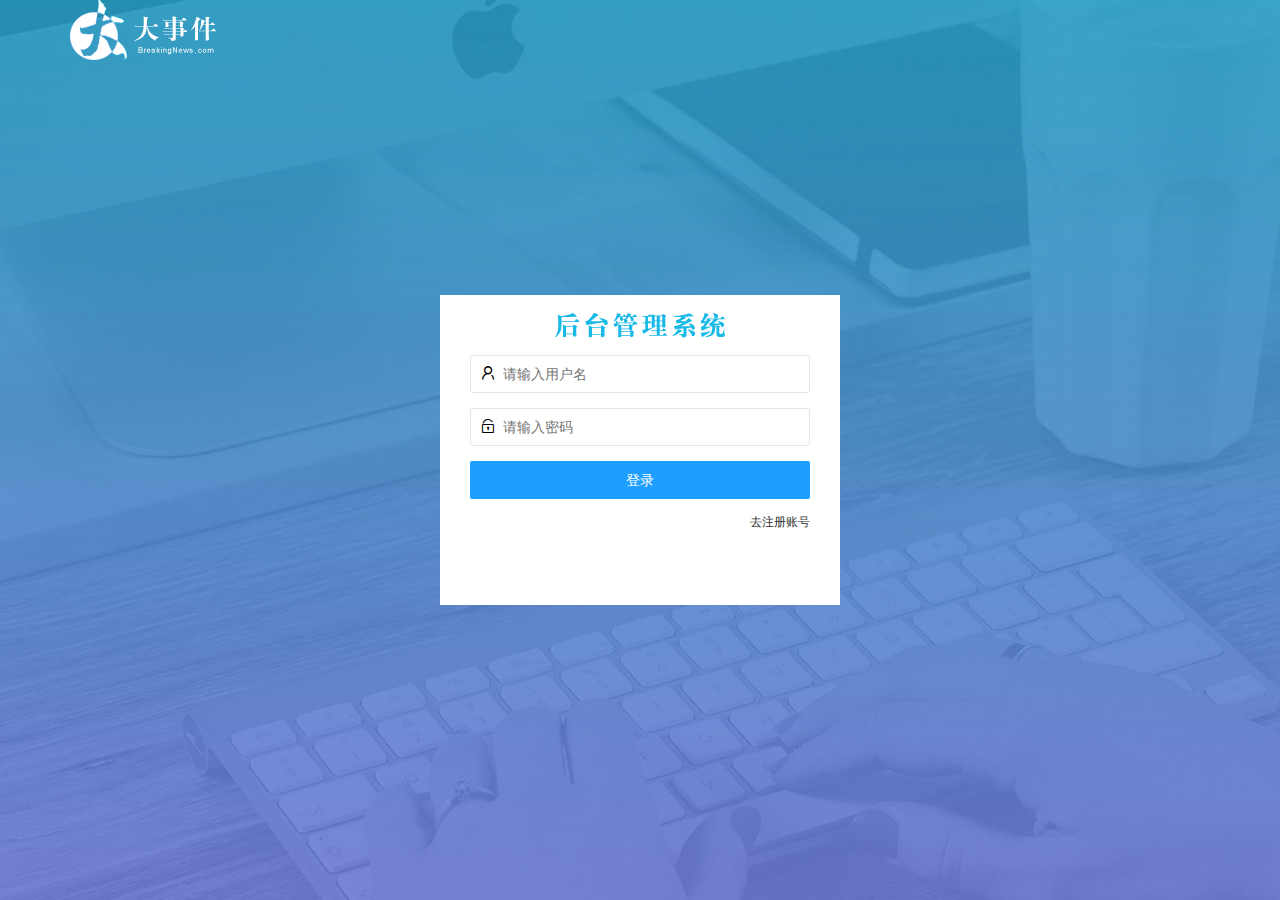
<file: login.html>
<!DOCTYPE html>
<html lang="en">

<head>
    <meta charset="UTF-8" />
    <meta http-equiv="X-UA-Compatible" content="IE=edge" />
    <meta name="viewport" content="width=device-width, initial-scale=1.0" />
    <title>大事件-登录</title>
    <!-- 导入 LayUI 样式 -->
    <link rel="stylesheet" href="/assets/lib/layui/css/layui.css" />
    <!-- 导入自定义样式 -->
    <link rel="stylesheet" href="/assets/css/login.css" />
</head>

<body>
    <!-- 头部 logo 区域 -->
    <div class="layui-main">
        <img src="/assets/images/logo.png" alt="" />
    </div>

    <!-- 登录注册区域 -->
    <div class="loginAndRegBox">
        <!-- 登录标题 -->
        <div class="title-box"></div>
        <!-- 登录 -->
        <div class="login-box">
            <form class="layui-form" id="form_login">

                <!-- 用户名 -->
                <div class="layui-form-item">
                    <i class="layui-icon layui-icon-username"></i>
                    <input type="text" name="username" required lay-verify="required" placeholder="请输入用户名"
                        autocomplete="off" class="layui-input" />
                </div>

                <!-- 密码 -->
                <div class="layui-form-item">
                    <i class="layui-icon layui-icon-password"></i>
                    <input type="password" name="password" required lay-verify="required" placeholder="请输入密码"
                        autocomplete="off" class="layui-input" />
                </div>

                <!-- 登录按钮 -->
                <div class="layui-form-item">
                    <!-- 注意：表单提交按钮和普通按钮的区别，就是 lay-submit 属性 -->
                    <button class="layui-btn layui-btn-normal layui-btn-fluid" lay-submit>
                        登录
                    </button>
                </div>
                <div class="layui-form-item link">
                    <a href="javascript:;" id="link_reg">去注册账号</a>
                </div>
            </form>
        </div>
        <!-- 注册 -->
        <div class="reg-box">
            <form class="layui-form" id="form_reg">
                <!-- 用户名 -->
                <div class="layui-form-item">
                    <i class="layui-icon layui-icon-username"></i>
                    <input type="text" name="username" required lay-verify="required" placeholder="请输入用户名"
                        autocomplete="off" class="layui-input" />
                </div>

                <!-- 密码 -->
                <div class="layui-form-item">
                    <i class="layui-icon layui-icon-password"></i>
                    <input type="password" name="password" required lay-verify="required|pwd" placeholder="请输入密码"
                        autocomplete="off" class="layui-input" />
                </div>

                <!-- 确认密码 -->
                <div class="layui-form-item">
                    <i class="layui-icon layui-icon-password"></i>
                    <input type="password" name="repassword" required lay-verify="required|pwd|repwd" placeholder="再次确认密码"
                        autocomplete="off" class="layui-input" />
                </div>

                <!-- 注册按钮 -->
                <div class="layui-form-item">
                    <!-- 注意：表单提交按钮和普通按钮的区别，就是 lay-submit 属性 -->
                    <button class="layui-btn layui-btn-normal layui-btn-fluid" lay-submit>
                        注册
                    </button>
                </div>
                <div class="layui-form-item link">
                    <a href="javascript:;" id="link_login">去登录</a>
                </div>
            </form>
        </div>
    </div>
</body>
<!-- 引入layui的js -->
<script src="/assets/lib/layui/layui.all.js"></script>
<!-- 引入jq -->

<script src="/assets/lib/jquery.js"></script>
<!-- 引入自己的js -->
<script src="/assets/js/baseAPI.js"></script>
<script src="/assets/js/login.js"></script>
</html>
</file>
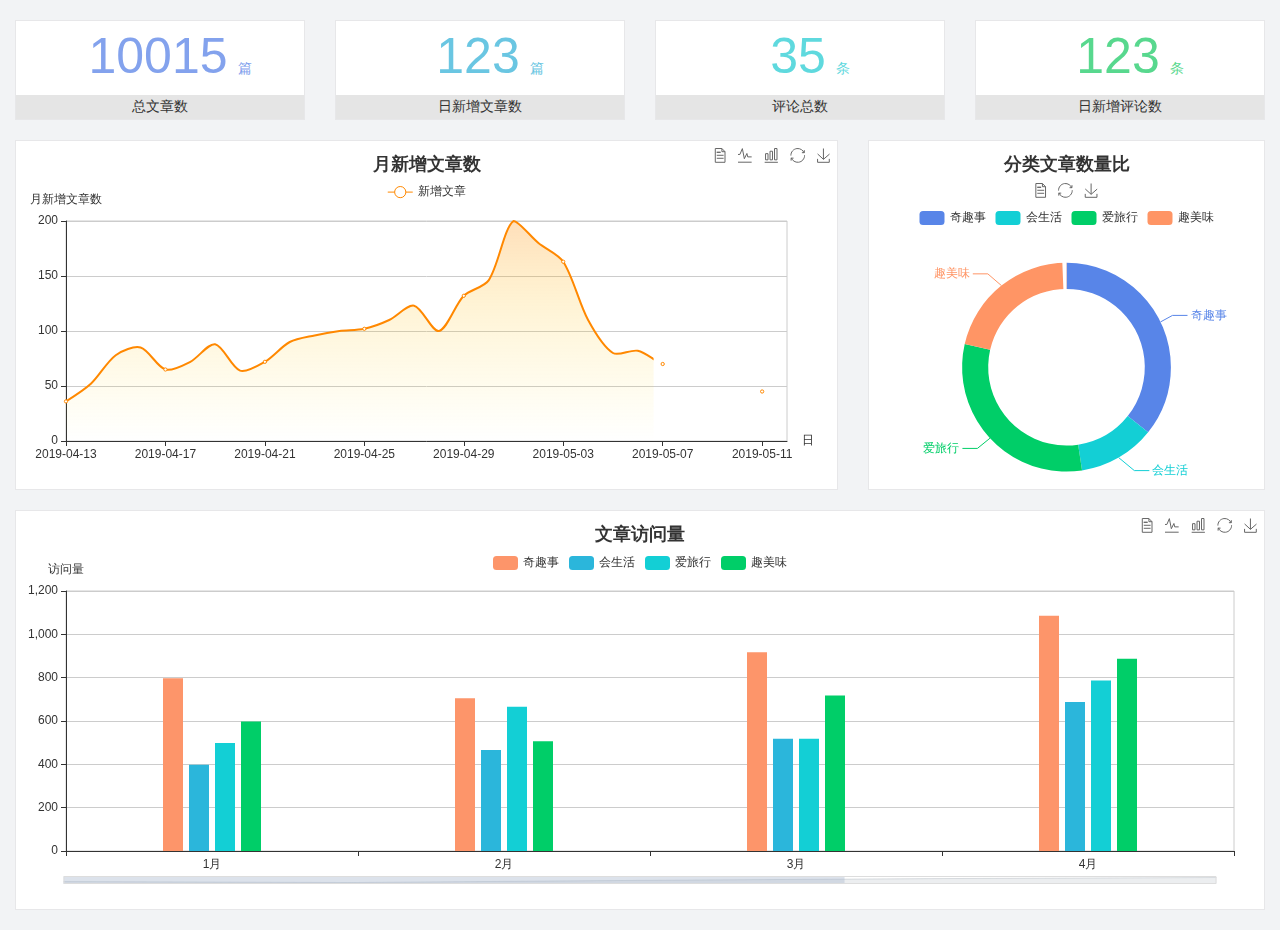
<file: home/dashboard.html>
<!DOCTYPE html>
<html lang="en">

<head>
  <meta charset="UTF-8">
  <meta name="viewport" content="width=device-width, initial-scale=1.0">
  <meta http-equiv="X-UA-Compatible" content="ie=edge">
  <title>图表统计</title>
  <link rel="stylesheet" href="../../assets/lib/bootstrap.css" />
  <link rel="stylesheet" href="../../assets/lib/main.css" />
  <script src="../../assets/lib/jquery.js"></script>
  <script type="text/javascript" src="../../assets/lib/echarts.min.js"></script>
</head>

<body>
  <div class="container-fluid">
    <div class="row spannel_list">
      <div class="col-sm-3 col-xs-6">
        <div class="spannel">
          <em>10015</em><span>篇</span>
          <b>总文章数</b>
        </div>
      </div>
      <div class="col-sm-3 col-xs-6">
        <div class="spannel scolor01">
          <em>123</em><span>篇</span>
          <b>日新增文章数</b>
        </div>
      </div>
      <div class="col-sm-3 col-xs-6">
        <div class="spannel scolor02">
          <em>35</em><span>条</span>
          <b>评论总数</b>
        </div>
      </div>
      <div class="col-sm-3 col-xs-6">
        <div class="spannel scolor03">
          <em>123</em><span>条</span>
          <b>日新增评论数</b>
        </div>
      </div>
    </div>
  </div>

  <div class="container-fluid">
    <div class="row curve-pie">
      <div class="col-lg-8 col-md-8">
        <div class="gragh_pannel" id="curve_show"></div>
      </div>
      <div class="col-lg-4 col-md-4">
        <div class="gragh_pannel" id="pie_show"></div>
      </div>
    </div>
  </div>

  <div class="container-fluid">
    <div class="column_pannel" id="column_show"></div>
  </div>

  <script>
    var oChart = echarts.init(document.getElementById('curve_show'));
    var aList_all = [
      { 'count': 36, 'date': '2019-04-13' },
      { 'count': 52, 'date': '2019-04-14' },
      { 'count': 78, 'date': '2019-04-15' },
      { 'count': 85, 'date': '2019-04-16' },
      { 'count': 65, 'date': '2019-04-17' },
      { 'count': 72, 'date': '2019-04-18' },
      { 'count': 88, 'date': '2019-04-19' },
      { 'count': 64, 'date': '2019-04-20' },
      { 'count': 72, 'date': '2019-04-21' },
      { 'count': 90, 'date': '2019-04-22' },
      { 'count': 96, 'date': '2019-04-23' },
      { 'count': 100, 'date': '2019-04-24' },
      { 'count': 102, 'date': '2019-04-25' },
      { 'count': 110, 'date': '2019-04-26' },
      { 'count': 123, 'date': '2019-04-27' },
      { 'count': 100, 'date': '2019-04-28' },
      { 'count': 132, 'date': '2019-04-29' },
      { 'count': 146, 'date': '2019-04-30' },
      { 'count': 200, 'date': '2019-05-01' },
      { 'count': 180, 'date': '2019-05-02' },
      { 'count': 163, 'date': '2019-05-03' },
      { 'count': 110, 'date': '2019-05-04' },
      { 'count': 80, 'date': '2019-05-05' },
      { 'count': 82, 'date': '2019-05-06' },
      { 'count': 70, 'date': '2019-05-07' },
      { 'count': 65, 'date': '2019-05-08' },
      { 'count': 54, 'date': '2019-05-09' },
      { 'count': 40, 'date': '2019-05-10' },
      { 'count': 45, 'date': '2019-05-11' },
      { 'count': 38, 'date': '2019-05-12' },
    ];

    let aCount = [];
    let aDate = [];

    for (var i = 0; i < aList_all.length; i++) {
      aCount.push(aList_all[i].count);
      aDate.push(aList_all[i].date);
    }

    var chartopt = {
      title: {
        text: '月新增文章数',
        left: 'center',
        top: '10'
      },
      tooltip: {
        trigger: 'axis'
      },
      legend: {
        data: ['新增文章'],
        top: '40'
      },
      toolbox: {
        show: true,
        feature: {
          mark: { show: true },
          dataView: { show: true, readOnly: false },
          magicType: { show: true, type: ['line', 'bar'] },
          restore: { show: true },
          saveAsImage: { show: true }
        }
      },
      calculable: true,
      xAxis: [
        {
          name: '日',
          type: 'category',
          boundaryGap: false,
          data: aDate
        }
      ],
      yAxis: [
        {
          name: '月新增文章数',
          type: 'value'
        }
      ],
      series: [
        {
          name: '新增文章',
          type: 'line',
          smooth: true,
          itemStyle: { normal: { areaStyle: { type: 'default' }, color: '#f80' }, lineStyle: { color: '#f80' } },
          data: aCount
        }],
      areaStyle: {
        normal: {
          color: new echarts.graphic.LinearGradient(0, 0, 0, 1, [{
            offset: 0,
            color: 'rgba(255,136,0,0.39)'
          }, {
            offset: .34,
            color: 'rgba(255,180,0,0.25)'
          }, {
            offset: 1,
            color: 'rgba(255,222,0,0.00)'
          }])

        }
      },
      grid: {
        show: true,
        x: 50,
        x2: 50,
        y: 80,
        height: 220
      }
    };

    oChart.setOption(chartopt);


    var oPie = echarts.init(document.getElementById('pie_show'));
    var oPieopt =
    {
      title: {
        top: 10,
        text: '分类文章数量比',
        x: 'center'
      },
      tooltip: {
        trigger: 'item',
        formatter: "{a} <br/>{b} : {c} ({d}%)"
      },
      color: ['#5885e8', '#13cfd5', '#00ce68', '#ff9565'],
      legend: {
        x: 'center',
        top: 65,
        data: ['奇趣事', '会生活', '爱旅行', '趣美味']
      },
      toolbox: {
        show: true,
        x: 'center',
        top: 35,
        feature: {
          mark: { show: true },
          dataView: { show: true, readOnly: false },
          magicType: {
            show: true,
            type: ['pie', 'funnel'],
            option: {
              funnel: {
                x: '25%',
                width: '50%',
                funnelAlign: 'left',
                max: 1548
              }
            }
          },
          restore: { show: true },
          saveAsImage: { show: true }
        }
      },
      calculable: true,
      series: [
        {
          name: '访问来源',
          type: 'pie',
          radius: ['45%', '60%'],
          center: ['50%', '65%'],
          data: [
            { value: 300, name: '奇趣事' },
            { value: 100, name: '会生活' },
            { value: 260, name: '爱旅行' },
            { value: 180, name: '趣美味' }
          ]
        }
      ]
    };
    oPie.setOption(oPieopt);



    var oColumn = this.echarts.init(document.getElementById('column_show'));
    var oColumnopt =
    {
      title: {
        text: '文章访问量',
        left: 'center',
        top: '10'
      },
      tooltip: {
        trigger: 'axis'
      },
      legend: {
        data: ['奇趣事', '会生活', '爱旅行', '趣美味'],
        top: '40'
      },
      toolbox: {
        show: true,
        feature: {
          mark: { show: true },
          dataView: { show: true, readOnly: false },
          magicType: { show: true, type: ['line', 'bar'] },
          restore: { show: true },
          saveAsImage: { show: true }
        }
      },
      calculable: true,
      xAxis: [
        {
          type: 'category',
          data: ['1月', '2月', '3月', '4月', '5月']
        }
      ],
      yAxis: [
        {
          name: '访问量',
          type: 'value'
        }
      ],
      series: [
        {
          name: '奇趣事',
          type: 'bar',
          barWidth: 20,
          itemStyle: {
            normal: { areaStyle: { type: 'default' }, color: '#fd956a' }
          },
          data: [800, 708, 920, 1090, 1200]
        },
        {
          name: '会生活',
          type: 'bar',
          barWidth: 20,
          itemStyle: {
            normal: { areaStyle: { type: 'default' }, color: '#2bb6db' }
          },
          data: [400, 468, 520, 690, 800]
        },
        {
          name: '爱旅行',
          type: 'bar',
          barWidth: 20,
          itemStyle: {
            normal: { areaStyle: { type: 'default' }, color: '#13cfd5' }
          },
          data: [500, 668, 520, 790, 900]
        },
        {
          name: '趣美味',
          type: 'bar',
          barWidth: 20,
          itemStyle: {
            normal: { areaStyle: { type: 'default' }, color: '#00ce68' }
          },
          data: [600, 508, 720, 890, 1000]
        }
      ],
      grid: {
        show: true,
        x: 50,
        x2: 30,
        y: 80,
        height: 260
      },
      dataZoom: [//给x轴设置滚动条
        {
          start: 0,//默认为0
          end: 100 - 1000 / 31,//默认为100
          type: 'slider',
          show: true,
          xAxisIndex: [0],
          handleSize: 0,//滑动条的 左右2个滑动条的大小
          height: 8,//组件高度
          left: 45, //左边的距离
          right: 50,//右边的距离
          bottom: 26,//右边的距离
          handleColor: '#ddd',//h滑动图标的颜色
          handleStyle: {
            borderColor: "#cacaca",
            borderWidth: "1",
            shadowBlur: 2,
            background: "#ddd",
            shadowColor: "#ddd",
          }
        }]
    };
    oColumn.setOption(oColumnopt);
  </script>
</body>

</html>
</file>
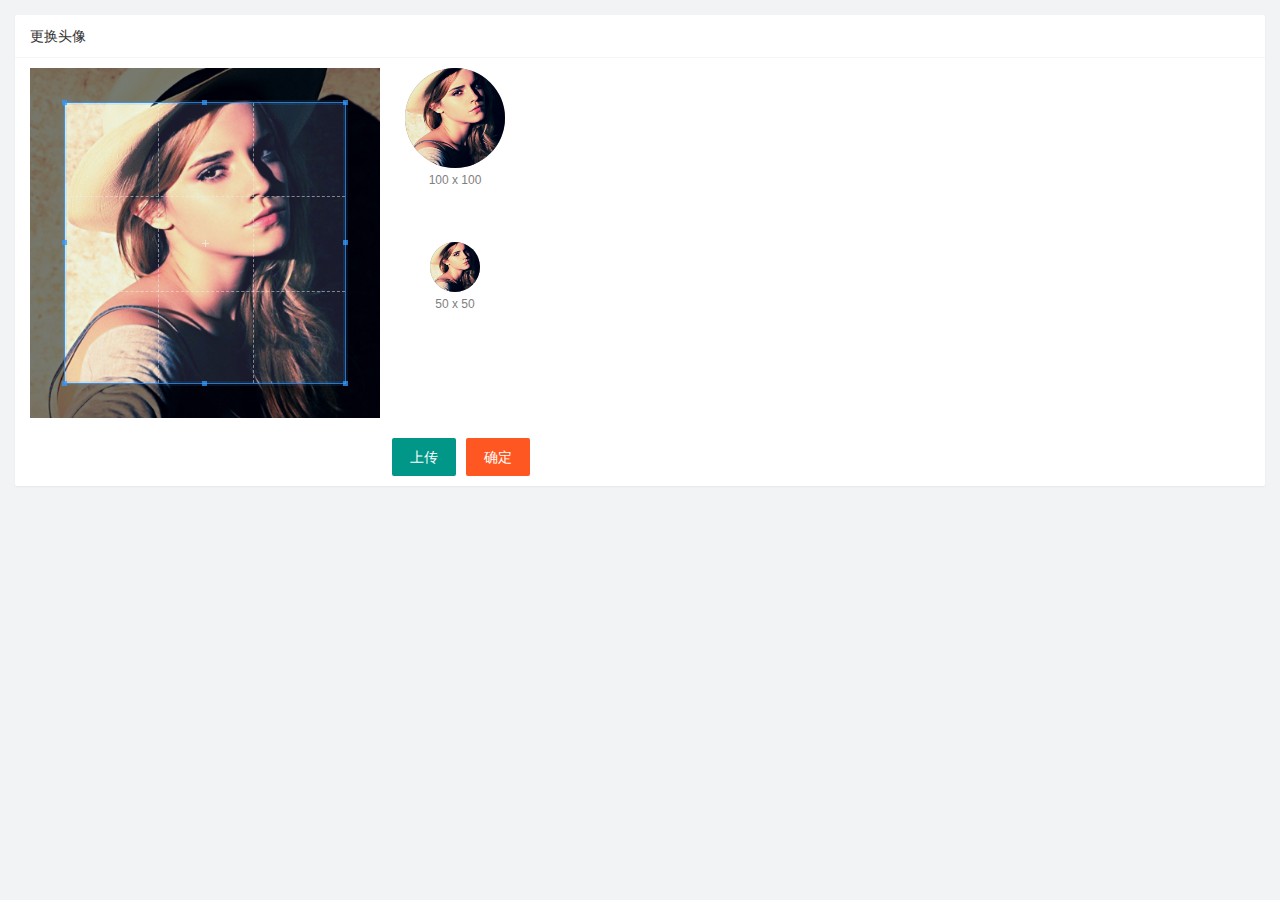
<file: user/user_avatar.html>
<!DOCTYPE html>
<html lang="en">

<head>
    <meta charset="UTF-8" />
    <meta http-equiv="X-UA-Compatible" content="IE=edge" />
    <meta name="viewport" content="width=device-width, initial-scale=1.0" />
    <title>Document</title>
    <link rel="stylesheet" href="/assets/lib/layui/css/layui.css" />
    <link rel="stylesheet" href="/assets/lib/cropper/cropper.css" />
    <link rel="stylesheet" href="/assets/css/user/user_avatar.css" />
</head>

<body>
    <div class="layui-card">
        <div class="layui-card-header">更换头像</div>
        <div class="layui-card-body">
            <!-- 第一行的图片裁剪和预览区域 -->
            <div class="row1">
                <!-- 图片裁剪区域 -->
                <div class="cropper-box">
                    <!-- 这个 img 标签很重要，将来会把它初始化为裁剪区域 -->
                    <img id="image" src="/assets/images/sample.jpg" />
                </div>
                <!-- 图片的预览区域 -->
                <div class="preview-box">
                    <div>
                        <!-- 宽高为 100px 的预览区域 -->
                        <div class="img-preview w100"></div>
                        <p class="size">100 x 100</p>
                    </div>
                    <div>
                        <!-- 宽高为 50px 的预览区域 -->
                        <div class="img-preview w50"></div>
                        <p class="size">50 x 50</p>
                    </div>
                </div>
            </div>
            <!-- 第二行的按钮区域 -->
            <div class="row2">
                <input type="file" id="file" accept="image/png,image/jpeg" />
                <button type="button" class="layui-btn" id="btnChooseImage">上传</button>
                <button type="button" class="layui-btn layui-btn-danger" id="btnUpload">确定</button>
            </div>
        </div>
    </div>
</body>
<script src="/assets/lib/layui/layui.all.js"></script>
<script src="/assets/lib/jquery.js"></script>
<script src="/assets/lib/cropper/Cropper.js"></script>
<script src="/assets/lib/cropper/jquery-cropper.js"></script>
<script src="/assets/js/baseAPI.js"></script>
<script src="/assets/js/user/user_avatar.js"></script>
</html>
</file>
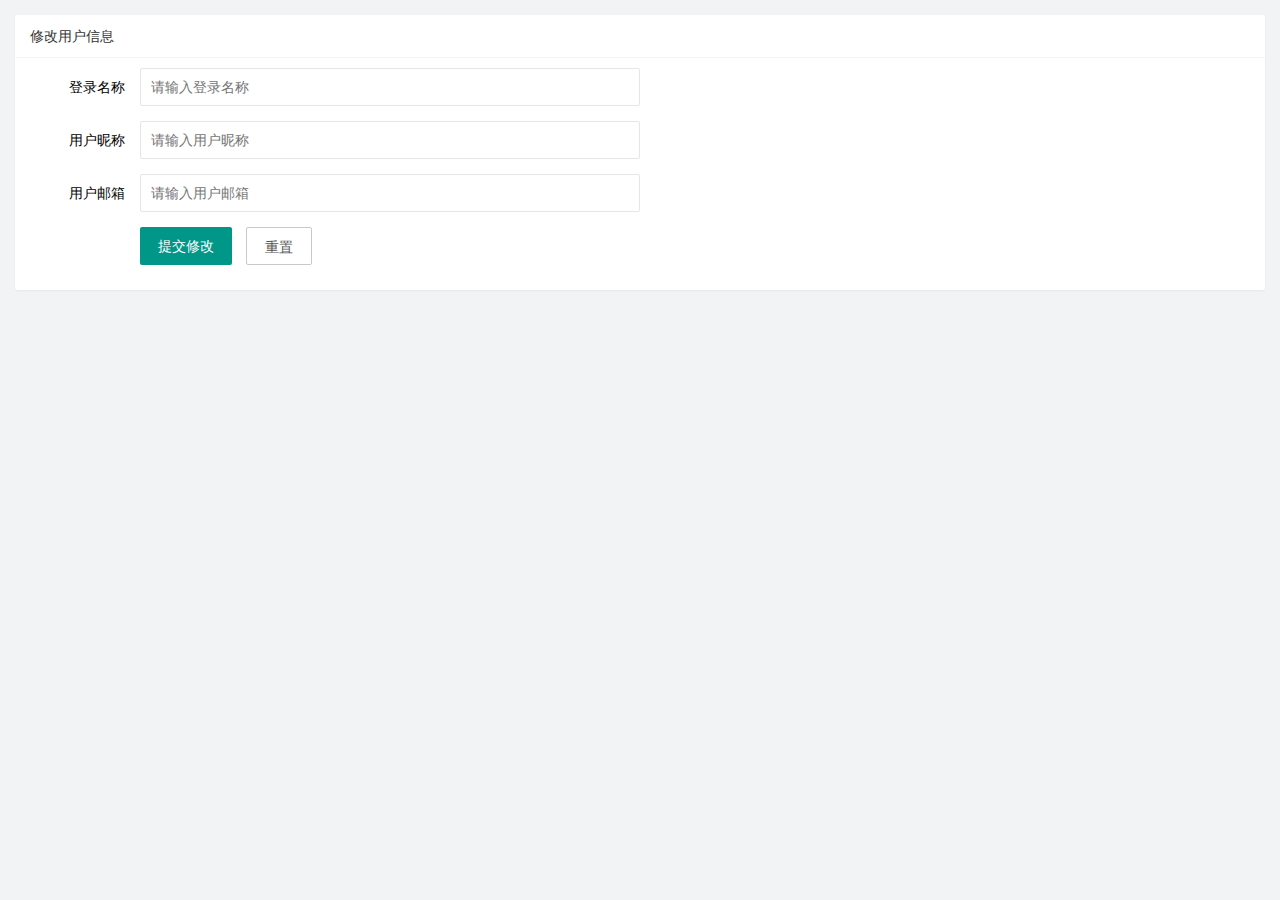
<file: user/user_info.html>
<!DOCTYPE html>
<html lang="en">

<head>
    <meta charset="UTF-8" />
    <meta http-equiv="X-UA-Compatible" content="IE=edge" />
    <meta name="viewport" content="width=device-width, initial-scale=1.0" />
    <title>Document</title>
    <link rel="stylesheet" href="/assets/lib/layui/css/layui.css">
    <link rel="stylesheet" href="/assets/css/user/user_info.css" />
</head>

<body>
    <div class="layui-card">
        <div class="layui-card-header">修改用户信息</div>
        <div class="layui-card-body">
            <!-- form 表单 -->
            <form class="layui-form" action="" lay-filter="formUserInfo"></form>
            <!-- 隐藏域 -->
                <input type="hidden" name="id">
                <div class="layui-form-item">
                    <label class="layui-form-label">登录名称</label>
                    <div class="layui-input-block">
                        <input type="text" name="username" required readonly lay-verify="required" placeholder="请输入登录名称"
                            autocomplete="off" class="layui-input" />
                    </div>
                </div>
                <div class="layui-form-item">
                    <label class="layui-form-label">用户昵称</label>
                    <div class="layui-input-block">
                        <input type="text" name="nickname" required lay-verify="required|nickname" placeholder="请输入用户昵称"
                            autocomplete="off" class="layui-input" />
                    </div>
                </div>
                <div class="layui-form-item">
                    <label class="layui-form-label">用户邮箱</label>
                    <div class="layui-input-block">
                        <input type="text" name="email" required lay-verify="required|email" placeholder="请输入用户邮箱"
                            autocomplete="off" class="layui-input" />
                    </div>
                </div>
                <div class="layui-form-item">
                    <div class="layui-input-block">
                        <button class="layui-btn" lay-submit lay-filter="formDemo">提交修改</button>
                        <button type="reset" class="layui-btn layui-btn-primary" id="btnReset">重置</button>
                    </div>
                </div>
            </form>
        </div>
    </div>
</body>
<script src="/assets/lib/layui/layui.all.js"></script>
<script src="/assets/lib/jquery.js"></script>
<script src="/assets/js/baseAPI.js"></script>
<script src="/assets/js/user/user_info.js"></script>

</html>
</file>
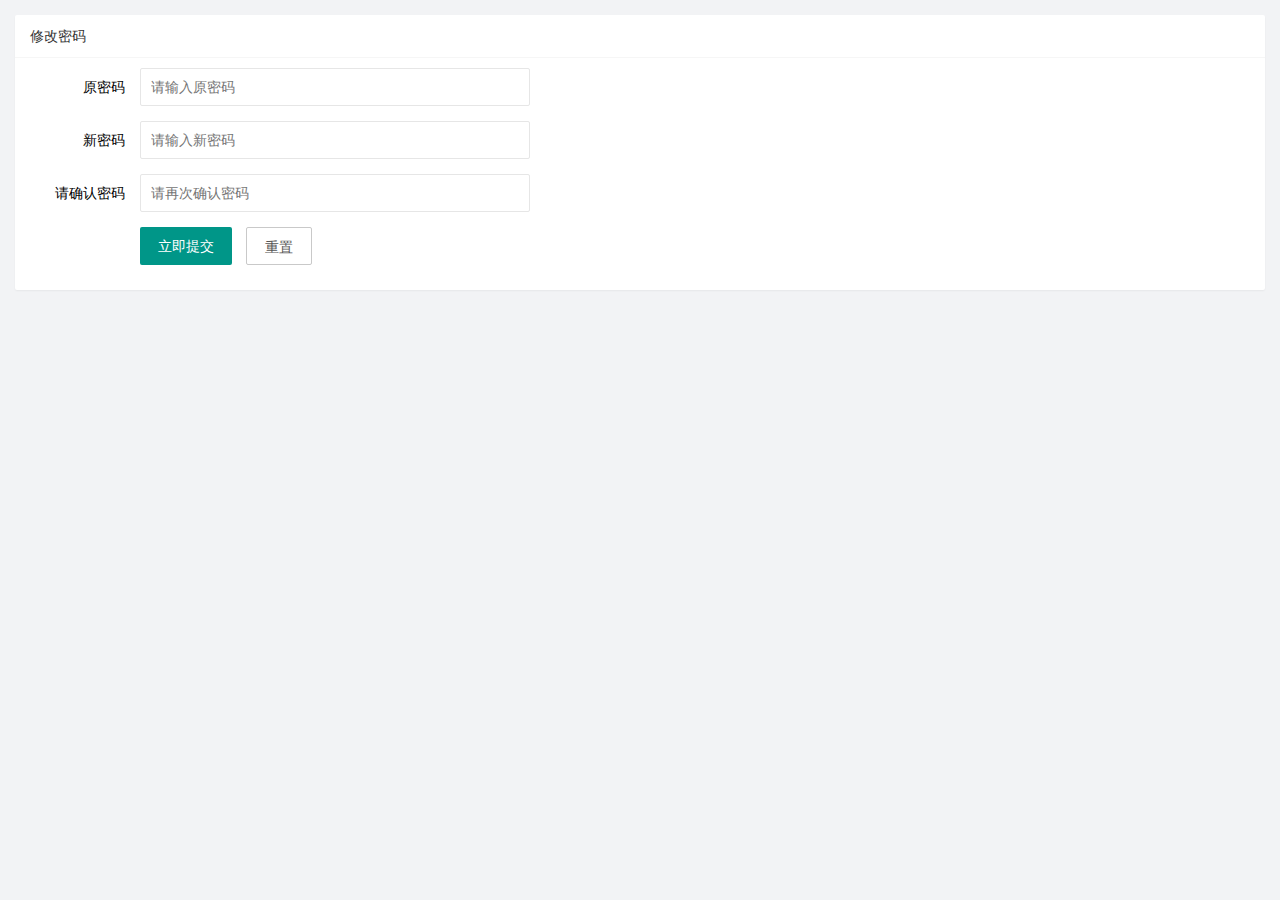
<file: user/user_pwd.html>
<!DOCTYPE html>
<html lang="en">

<head>
    <meta charset="UTF-8" />
    <meta http-equiv="X-UA-Compatible" content="IE=edge" />
    <meta name="viewport" content="width=device-width, initial-scale=1.0" />
    <title>Document</title>
    <link rel="stylesheet" href="/assets/lib/layui/css/layui.css" />
    <link rel="stylesheet" href="/assets/css/user/user_pwd.css" />
</head>

<body>
    <div class="layui-card">
        <div class="layui-card-header">修改密码</div>
        <div class="layui-card-body">
            <form class="layui-form" action="">
                <div class="layui-form-item">
                    <label class="layui-form-label">原密码</label>
                    <div class="layui-input-block">
                        <input
                               type="password"
                               name="oldPwd"
                               required
                               lay-verify="required|pwd"
                               placeholder="请输入原密码"
                               autocomplete="off"
                               class="layui-input"
                               />
                    </div>
                </div>
                <div class="layui-form-item">
                    <label class="layui-form-label">新密码</label>
                    <div class="layui-input-block">
                        <input
                               type="password"
                               name="newPwd"
                               required
                               lay-verify="required|pwd|samePwd"
                               placeholder="请输入新密码"
                               autocomplete="off"
                               class="layui-input" 
                               />
                    </div>
                </div>
                <div class="layui-form-item">
                    <label class="layui-form-label">请确认密码</label>
                    <div class="layui-input-block">
                        <input
                               type="password"
                               name="rePwd"
                               required
                               lay-verify="required|pwd|rePwd"
                               placeholder="请再次确认密码"
                               autocomplete="off"
                               class="layui-input"
                               />
                    </div>
                </div>
                <div class="layui-form-item">
                    <div class="layui-input-block">
                        <button class="layui-btn" lay-submit lay-filter="formDemo">
                            立即提交
                        </button>
                        <button type="reset" class="layui-btn layui-btn-primary">
                            重置
                        </button>
                    </div>
                </div>
            </form>
        </div>
    </div>
</body>
<!-- 导入 layui 的 js -->
<script src="/assets/lib/layui/layui.all.js"></script>
<!-- 导入 jQuery -->
<script src="/assets/lib/jquery.js"></script>
<!-- 导入 baseAPI -->
<script src="/assets/js/baseAPI.js"></script>
<!-- 导入自己的 js -->
<script src="/assets/js/user/user_pwd.js"></script>

</html>
</file>
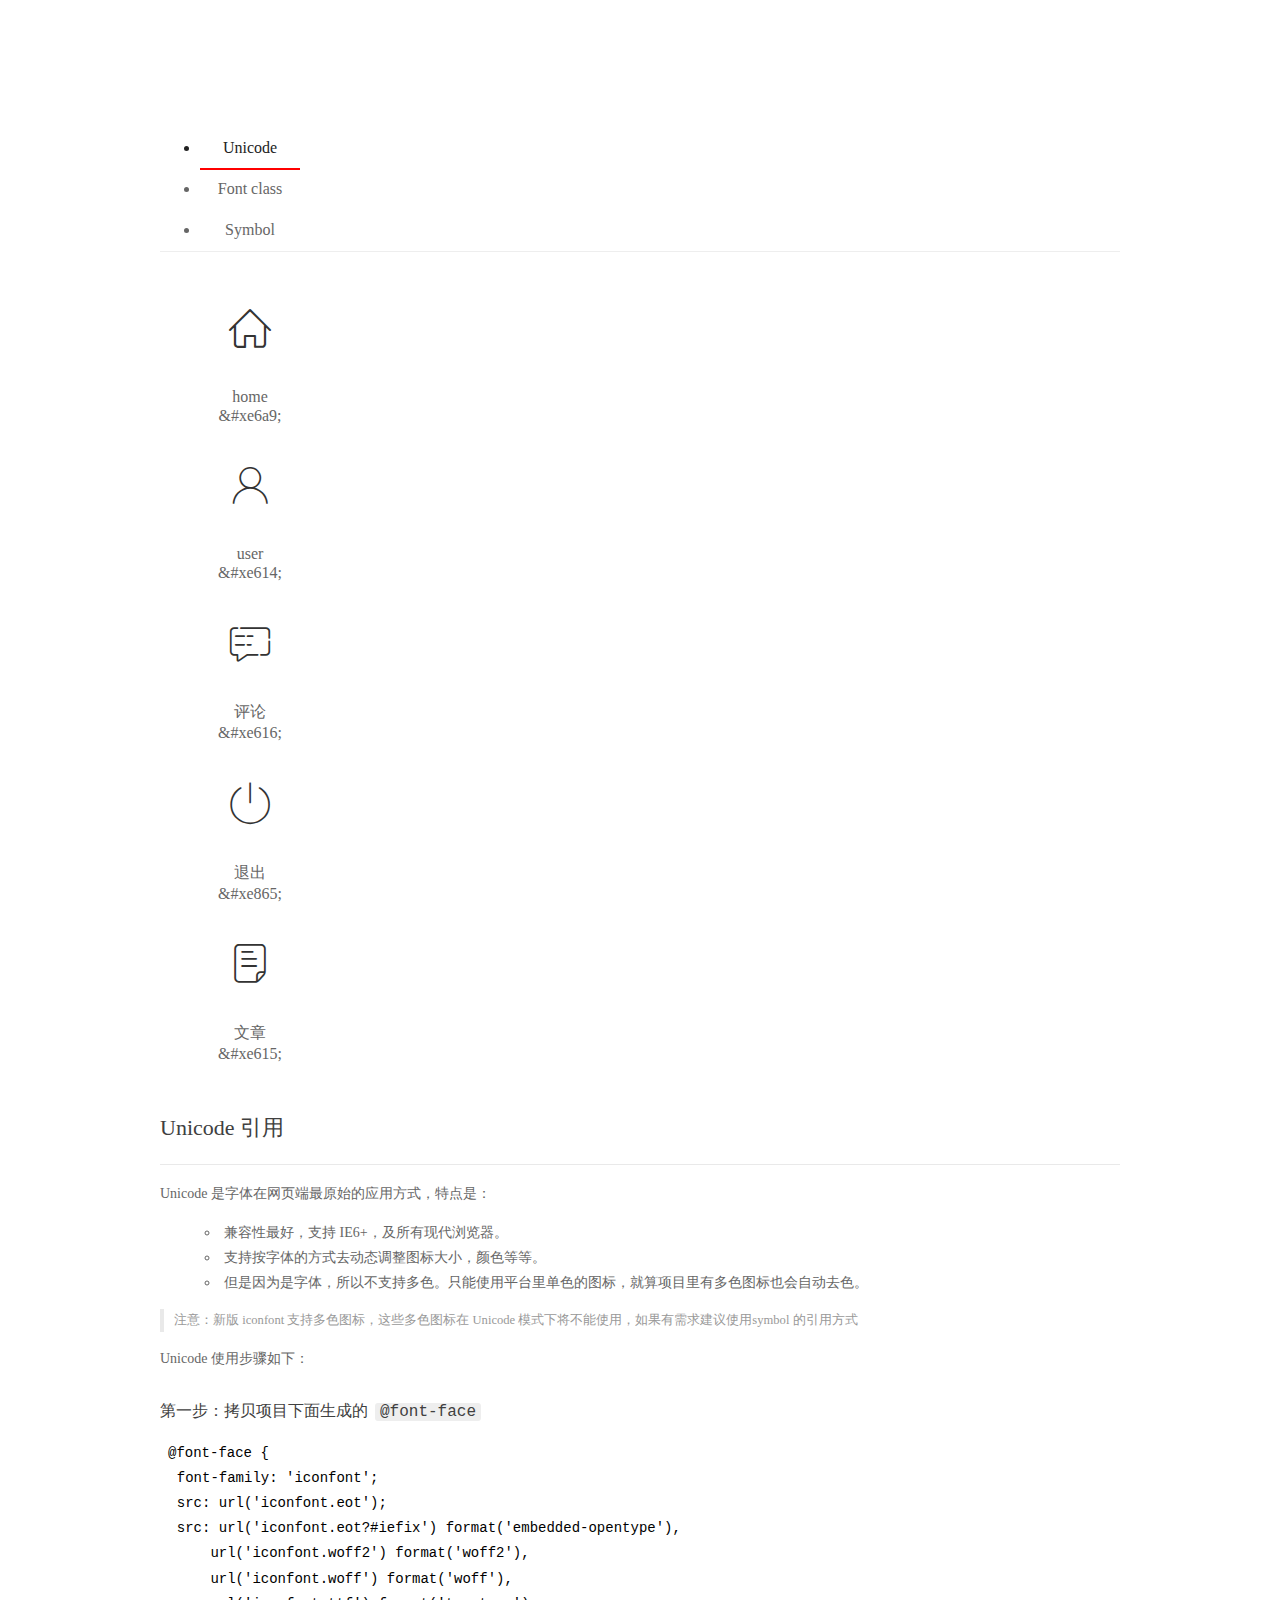
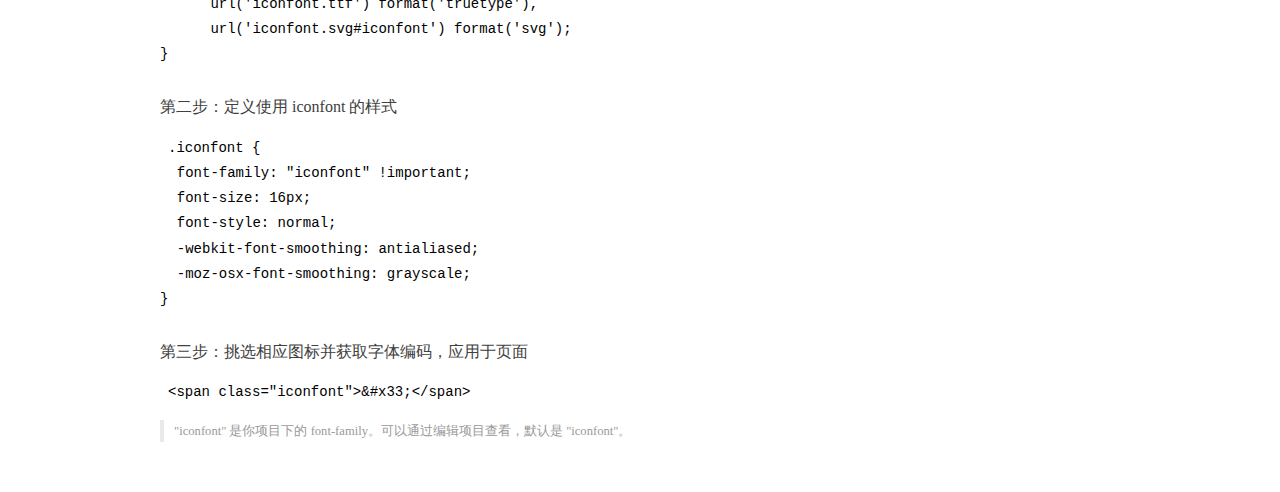
<file: assets/fonts/demo_index.html>
<!DOCTYPE html>
<html>
<head>
  <meta charset="utf-8"/>
  <title>IconFont Demo</title>
  <link rel="shortcut icon" href="https://gtms04.alicdn.com/tps/i4/TB1_oz6GVXXXXaFXpXXJDFnIXXX-64-64.ico" type="image/x-icon"/>
  <link rel="stylesheet" href="https://g.alicdn.com/thx/cube/1.3.2/cube.min.css">
  <link rel="stylesheet" href="demo.css">
  <link rel="stylesheet" href="iconfont.css">
  <script src="iconfont.js"></script>
  <!-- jQuery -->
  <script src="https://a1.alicdn.com/oss/uploads/2018/12/26/7bfddb60-08e8-11e9-9b04-53e73bb6408b.js"></script>
  <!-- 代码高亮 -->
  <script src="https://a1.alicdn.com/oss/uploads/2018/12/26/a3f714d0-08e6-11e9-8a15-ebf944d7534c.js"></script>
</head>
<body>
  <div class="main">
    <h1 class="logo"><a href="https://www.iconfont.cn/" title="iconfont 首页" target="_blank">&#xe86b;</a></h1>
    <div class="nav-tabs">
      <ul id="tabs" class="dib-box">
        <li class="dib active"><span>Unicode</span></li>
        <li class="dib"><span>Font class</span></li>
        <li class="dib"><span>Symbol</span></li>
      </ul>
      
    </div>
    <div class="tab-container">
      <div class="content unicode" style="display: block;">
          <ul class="icon_lists dib-box">
          
            <li class="dib">
              <span class="icon iconfont">&#xe6a9;</span>
                <div class="name">home</div>
                <div class="code-name">&amp;#xe6a9;</div>
              </li>
          
            <li class="dib">
              <span class="icon iconfont">&#xe614;</span>
                <div class="name">user</div>
                <div class="code-name">&amp;#xe614;</div>
              </li>
          
            <li class="dib">
              <span class="icon iconfont">&#xe616;</span>
                <div class="name">评论</div>
                <div class="code-name">&amp;#xe616;</div>
              </li>
          
            <li class="dib">
              <span class="icon iconfont">&#xe865;</span>
                <div class="name">退出</div>
                <div class="code-name">&amp;#xe865;</div>
              </li>
          
            <li class="dib">
              <span class="icon iconfont">&#xe615;</span>
                <div class="name">文章</div>
                <div class="code-name">&amp;#xe615;</div>
              </li>
          
          </ul>
          <div class="article markdown">
          <h2 id="unicode-">Unicode 引用</h2>
          <hr>

          <p>Unicode 是字体在网页端最原始的应用方式，特点是：</p>
          <ul>
            <li>兼容性最好，支持 IE6+，及所有现代浏览器。</li>
            <li>支持按字体的方式去动态调整图标大小，颜色等等。</li>
            <li>但是因为是字体，所以不支持多色。只能使用平台里单色的图标，就算项目里有多色图标也会自动去色。</li>
          </ul>
          <blockquote>
            <p>注意：新版 iconfont 支持多色图标，这些多色图标在 Unicode 模式下将不能使用，如果有需求建议使用symbol 的引用方式</p>
          </blockquote>
          <p>Unicode 使用步骤如下：</p>
          <h3 id="-font-face">第一步：拷贝项目下面生成的 <code>@font-face</code></h3>
<pre><code class="language-css"
>@font-face {
  font-family: 'iconfont';
  src: url('iconfont.eot');
  src: url('iconfont.eot?#iefix') format('embedded-opentype'),
      url('iconfont.woff2') format('woff2'),
      url('iconfont.woff') format('woff'),
      url('iconfont.ttf') format('truetype'),
      url('iconfont.svg#iconfont') format('svg');
}
</code></pre>
          <h3 id="-iconfont-">第二步：定义使用 iconfont 的样式</h3>
<pre><code class="language-css"
>.iconfont {
  font-family: "iconfont" !important;
  font-size: 16px;
  font-style: normal;
  -webkit-font-smoothing: antialiased;
  -moz-osx-font-smoothing: grayscale;
}
</code></pre>
          <h3 id="-">第三步：挑选相应图标并获取字体编码，应用于页面</h3>
<pre>
<code class="language-html"
>&lt;span class="iconfont"&gt;&amp;#x33;&lt;/span&gt;
</code></pre>
          <blockquote>
            <p>"iconfont" 是你项目下的 font-family。可以通过编辑项目查看，默认是 "iconfont"。</p>
          </blockquote>
          </div>
      </div>
      <div class="content font-class">
        <ul class="icon_lists dib-box">
          
          <li class="dib">
            <span class="icon iconfont icon-home"></span>
            <div class="name">
              home
            </div>
            <div class="code-name">.icon-home
            </div>
          </li>
          
          <li class="dib">
            <span class="icon iconfont icon-user"></span>
            <div class="name">
              user
            </div>
            <div class="code-name">.icon-user
            </div>
          </li>
          
          <li class="dib">
            <span class="icon iconfont icon-pinglun"></span>
            <div class="name">
              评论
            </div>
            <div class="code-name">.icon-pinglun
            </div>
          </li>
          
          <li class="dib">
            <span class="icon iconfont icon-tuichu"></span>
            <div class="name">
              退出
            </div>
            <div class="code-name">.icon-tuichu
            </div>
          </li>
          
          <li class="dib">
            <span class="icon iconfont icon-16"></span>
            <div class="name">
              文章
            </div>
            <div class="code-name">.icon-16
            </div>
          </li>
          
        </ul>
        <div class="article markdown">
        <h2 id="font-class-">font-class 引用</h2>
        <hr>

        <p>font-class 是 Unicode 使用方式的一种变种，主要是解决 Unicode 书写不直观，语意不明确的问题。</p>
        <p>与 Unicode 使用方式相比，具有如下特点：</p>
        <ul>
          <li>兼容性良好，支持 IE8+，及所有现代浏览器。</li>
          <li>相比于 Unicode 语意明确，书写更直观。可以很容易分辨这个 icon 是什么。</li>
          <li>因为使用 class 来定义图标，所以当要替换图标时，只需要修改 class 里面的 Unicode 引用。</li>
          <li>不过因为本质上还是使用的字体，所以多色图标还是不支持的。</li>
        </ul>
        <p>使用步骤如下：</p>
        <h3 id="-fontclass-">第一步：引入项目下面生成的 fontclass 代码：</h3>
<pre><code class="language-html">&lt;link rel="stylesheet" href="./iconfont.css"&gt;
</code></pre>
        <h3 id="-">第二步：挑选相应图标并获取类名，应用于页面：</h3>
<pre><code class="language-html">&lt;span class="iconfont icon-xxx"&gt;&lt;/span&gt;
</code></pre>
        <blockquote>
          <p>"
            iconfont" 是你项目下的 font-family。可以通过编辑项目查看，默认是 "iconfont"。</p>
        </blockquote>
      </div>
      </div>
      <div class="content symbol">
          <ul class="icon_lists dib-box">
          
            <li class="dib">
                <svg class="icon svg-icon" aria-hidden="true">
                  <use xlink:href="#icon-home"></use>
                </svg>
                <div class="name">home</div>
                <div class="code-name">#icon-home</div>
            </li>
          
            <li class="dib">
                <svg class="icon svg-icon" aria-hidden="true">
                  <use xlink:href="#icon-user"></use>
                </svg>
                <div class="name">user</div>
                <div class="code-name">#icon-user</div>
            </li>
          
            <li class="dib">
                <svg class="icon svg-icon" aria-hidden="true">
                  <use xlink:href="#icon-pinglun"></use>
                </svg>
                <div class="name">评论</div>
                <div class="code-name">#icon-pinglun</div>
            </li>
          
            <li class="dib">
                <svg class="icon svg-icon" aria-hidden="true">
                  <use xlink:href="#icon-tuichu"></use>
                </svg>
                <div class="name">退出</div>
                <div class="code-name">#icon-tuichu</div>
            </li>
          
            <li class="dib">
                <svg class="icon svg-icon" aria-hidden="true">
                  <use xlink:href="#icon-16"></use>
                </svg>
                <div class="name">文章</div>
                <div class="code-name">#icon-16</div>
            </li>
          
          </ul>
          <div class="article markdown">
          <h2 id="symbol-">Symbol 引用</h2>
          <hr>

          <p>这是一种全新的使用方式，应该说这才是未来的主流，也是平台目前推荐的用法。相关介绍可以参考这篇<a href="">文章</a>
            这种用法其实是做了一个 SVG 的集合，与另外两种相比具有如下特点：</p>
          <ul>
            <li>支持多色图标了，不再受单色限制。</li>
            <li>通过一些技巧，支持像字体那样，通过 <code>font-size</code>, <code>color</code> 来调整样式。</li>
            <li>兼容性较差，支持 IE9+，及现代浏览器。</li>
            <li>浏览器渲染 SVG 的性能一般，还不如 png。</li>
          </ul>
          <p>使用步骤如下：</p>
          <h3 id="-symbol-">第一步：引入项目下面生成的 symbol 代码：</h3>
<pre><code class="language-html">&lt;script src="./iconfont.js"&gt;&lt;/script&gt;
</code></pre>
          <h3 id="-css-">第二步：加入通用 CSS 代码（引入一次就行）：</h3>
<pre><code class="language-html">&lt;style&gt;
.icon {
  width: 1em;
  height: 1em;
  vertical-align: -0.15em;
  fill: currentColor;
  overflow: hidden;
}
&lt;/style&gt;
</code></pre>
          <h3 id="-">第三步：挑选相应图标并获取类名，应用于页面：</h3>
<pre><code class="language-html">&lt;svg class="icon" aria-hidden="true"&gt;
  &lt;use xlink:href="#icon-xxx"&gt;&lt;/use&gt;
&lt;/svg&gt;
</code></pre>
          </div>
      </div>

    </div>
  </div>
  <script>
  $(document).ready(function () {
      $('.tab-container .content:first').show()

      $('#tabs li').click(function (e) {
        var tabContent = $('.tab-container .content')
        var index = $(this).index()

        if ($(this).hasClass('active')) {
          return
        } else {
          $('#tabs li').removeClass('active')
          $(this).addClass('active')

          tabContent.hide().eq(index).fadeIn()
        }
      })
    })
  </script>
</body>
</html>
</file>
<file: assets/lib/layui/css/layui.css>
/** layui-v2.5.5 MIT License By https://www.layui.com */
 .layui-inline,img{display:inline-block;vertical-align:middle}h1,h2,h3,h4,h5,h6{font-weight:400}.layui-edge,.layui-header,.layui-inline,.layui-main{position:relative}.layui-body,.layui-edge,.layui-elip{overflow:hidden}.layui-btn,.layui-edge,.layui-inline,img{vertical-align:middle}.layui-btn,.layui-disabled,.layui-icon,.layui-unselect{-moz-user-select:none;-webkit-user-select:none;-ms-user-select:none}.layui-elip,.layui-form-checkbox span,.layui-form-pane .layui-form-label{text-overflow:ellipsis;white-space:nowrap}.layui-breadcrumb,.layui-tree-btnGroup{visibility:hidden}blockquote,body,button,dd,div,dl,dt,form,h1,h2,h3,h4,h5,h6,input,li,ol,p,pre,td,textarea,th,ul{margin:0;padding:0;-webkit-tap-highlight-color:rgba(0,0,0,0)}a:active,a:hover{outline:0}img{border:none}li{list-style:none}table{border-collapse:collapse;border-spacing:0}h4,h5,h6{font-size:100%}button,input,optgroup,option,select,textarea{font-family:inherit;font-size:inherit;font-style:inherit;font-weight:inherit;outline:0}pre{white-space:pre-wrap;white-space:-moz-pre-wrap;white-space:-pre-wrap;white-space:-o-pre-wrap;word-wrap:break-word}body{line-height:24px;font:14px Helvetica Neue,Helvetica,PingFang SC,Tahoma,Arial,sans-serif}hr{height:1px;margin:10px 0;border:0;clear:both}a{color:#333;text-decoration:none}a:hover{color:#777}a cite{font-style:normal;*cursor:pointer}.layui-border-box,.layui-border-box *{box-sizing:border-box}.layui-box,.layui-box *{box-sizing:content-box}.layui-clear{clear:both;*zoom:1}.layui-clear:after{content:'\20';clear:both;*zoom:1;display:block;height:0}.layui-inline{*display:inline;*zoom:1}.layui-edge{display:inline-block;width:0;height:0;border-width:6px;border-style:dashed;border-color:transparent}.layui-edge-top{top:-4px;border-bottom-color:#999;border-bottom-style:solid}.layui-edge-right{border-left-color:#999;border-left-style:solid}.layui-edge-bottom{top:2px;border-top-color:#999;border-top-style:solid}.layui-edge-left{border-right-color:#999;border-right-style:solid}.layui-disabled,.layui-disabled:hover{color:#d2d2d2!important;cursor:not-allowed!important}.layui-circle{border-radius:100%}.layui-show{display:block!important}.layui-hide{display:none!important}@font-face{font-family:layui-icon;src:url(../font/iconfont.eot?v=250);src:url(../font/iconfont.eot?v=250#iefix) format('embedded-opentype'),url(../font/iconfont.woff2?v=250) format('woff2'),url(../font/iconfont.woff?v=250) format('woff'),url(../font/iconfont.ttf?v=250) format('truetype'),url(../font/iconfont.svg?v=250#layui-icon) format('svg')}.layui-icon{font-family:layui-icon!important;font-size:16px;font-style:normal;-webkit-font-smoothing:antialiased;-moz-osx-font-smoothing:grayscale}.layui-icon-reply-fill:before{content:"\e611"}.layui-icon-set-fill:before{content:"\e614"}.layui-icon-menu-fill:before{content:"\e60f"}.layui-icon-search:before{content:"\e615"}.layui-icon-share:before{content:"\e641"}.layui-icon-set-sm:before{content:"\e620"}.layui-icon-engine:before{content:"\e628"}.layui-icon-close:before{content:"\1006"}.layui-icon-close-fill:before{content:"\1007"}.layui-icon-chart-screen:before{content:"\e629"}.layui-icon-star:before{content:"\e600"}.layui-icon-circle-dot:before{content:"\e617"}.layui-icon-chat:before{content:"\e606"}.layui-icon-release:before{content:"\e609"}.layui-icon-list:before{content:"\e60a"}.layui-icon-chart:before{content:"\e62c"}.layui-icon-ok-circle:before{content:"\1005"}.layui-icon-layim-theme:before{content:"\e61b"}.layui-icon-table:before{content:"\e62d"}.layui-icon-right:before{content:"\e602"}.layui-icon-left:before{content:"\e603"}.layui-icon-cart-simple:before{content:"\e698"}.layui-icon-face-cry:before{content:"\e69c"}.layui-icon-face-smile:before{content:"\e6af"}.layui-icon-survey:before{content:"\e6b2"}.layui-icon-tree:before{content:"\e62e"}.layui-icon-upload-circle:before{content:"\e62f"}.layui-icon-add-circle:before{content:"\e61f"}.layui-icon-download-circle:before{content:"\e601"}.layui-icon-templeate-1:before{content:"\e630"}.layui-icon-util:before{content:"\e631"}.layui-icon-face-surprised:before{content:"\e664"}.layui-icon-edit:before{content:"\e642"}.layui-icon-speaker:before{content:"\e645"}.layui-icon-down:before{content:"\e61a"}.layui-icon-file:before{content:"\e621"}.layui-icon-layouts:before{content:"\e632"}.layui-icon-rate-half:before{content:"\e6c9"}.layui-icon-add-circle-fine:before{content:"\e608"}.layui-icon-prev-circle:before{content:"\e633"}.layui-icon-read:before{content:"\e705"}.layui-icon-404:before{content:"\e61c"}.layui-icon-carousel:before{content:"\e634"}.layui-icon-help:before{content:"\e607"}.layui-icon-code-circle:before{content:"\e635"}.layui-icon-water:before{content:"\e636"}.layui-icon-username:before{content:"\e66f"}.layui-icon-find-fill:before{content:"\e670"}.layui-icon-about:before{content:"\e60b"}.layui-icon-location:before{content:"\e715"}.layui-icon-up:before{content:"\e619"}.layui-icon-pause:before{content:"\e651"}.layui-icon-date:before{content:"\e637"}.layui-icon-layim-uploadfile:before{content:"\e61d"}.layui-icon-delete:before{content:"\e640"}.layui-icon-play:before{content:"\e652"}.layui-icon-top:before{content:"\e604"}.layui-icon-friends:before{content:"\e612"}.layui-icon-refresh-3:before{content:"\e9aa"}.layui-icon-ok:before{content:"\e605"}.layui-icon-layer:before{content:"\e638"}.layui-icon-face-smile-fine:before{content:"\e60c"}.layui-icon-dollar:before{content:"\e659"}.layui-icon-group:before{content:"\e613"}.layui-icon-layim-download:before{content:"\e61e"}.layui-icon-picture-fine:before{content:"\e60d"}.layui-icon-link:before{content:"\e64c"}.layui-icon-diamond:before{content:"\e735"}.layui-icon-log:before{content:"\e60e"}.layui-icon-rate-solid:before{content:"\e67a"}.layui-icon-fonts-del:before{content:"\e64f"}.layui-icon-unlink:before{content:"\e64d"}.layui-icon-fonts-clear:before{content:"\e639"}.layui-icon-triangle-r:before{content:"\e623"}.layui-icon-circle:before{content:"\e63f"}.layui-icon-radio:before{content:"\e643"}.layui-icon-align-center:before{content:"\e647"}.layui-icon-align-right:before{content:"\e648"}.layui-icon-align-left:before{content:"\e649"}.layui-icon-loading-1:before{content:"\e63e"}.layui-icon-return:before{content:"\e65c"}.layui-icon-fonts-strong:before{content:"\e62b"}.layui-icon-upload:before{content:"\e67c"}.layui-icon-dialogue:before{content:"\e63a"}.layui-icon-video:before{content:"\e6ed"}.layui-icon-headset:before{content:"\e6fc"}.layui-icon-cellphone-fine:before{content:"\e63b"}.layui-icon-add-1:before{content:"\e654"}.layui-icon-face-smile-b:before{content:"\e650"}.layui-icon-fonts-html:before{content:"\e64b"}.layui-icon-form:before{content:"\e63c"}.layui-icon-cart:before{content:"\e657"}.layui-icon-camera-fill:before{content:"\e65d"}.layui-icon-tabs:before{content:"\e62a"}.layui-icon-fonts-code:before{content:"\e64e"}.layui-icon-fire:before{content:"\e756"}.layui-icon-set:before{content:"\e716"}.layui-icon-fonts-u:before{content:"\e646"}.layui-icon-triangle-d:before{content:"\e625"}.layui-icon-tips:before{content:"\e702"}.layui-icon-picture:before{content:"\e64a"}.layui-icon-more-vertical:before{content:"\e671"}.layui-icon-flag:before{content:"\e66c"}.layui-icon-loading:before{content:"\e63d"}.layui-icon-fonts-i:before{content:"\e644"}.layui-icon-refresh-1:before{content:"\e666"}.layui-icon-rmb:before{content:"\e65e"}.layui-icon-home:before{content:"\e68e"}.layui-icon-user:before{content:"\e770"}.layui-icon-notice:before{content:"\e667"}.layui-icon-login-weibo:before{content:"\e675"}.layui-icon-voice:before{content:"\e688"}.layui-icon-upload-drag:before{content:"\e681"}.layui-icon-login-qq:before{content:"\e676"}.layui-icon-snowflake:before{content:"\e6b1"}.layui-icon-file-b:before{content:"\e655"}.layui-icon-template:before{content:"\e663"}.layui-icon-auz:before{content:"\e672"}.layui-icon-console:before{content:"\e665"}.layui-icon-app:before{content:"\e653"}.layui-icon-prev:before{content:"\e65a"}.layui-icon-website:before{content:"\e7ae"}.layui-icon-next:before{content:"\e65b"}.layui-icon-component:before{content:"\e857"}.layui-icon-more:before{content:"\e65f"}.layui-icon-login-wechat:before{content:"\e677"}.layui-icon-shrink-right:before{content:"\e668"}.layui-icon-spread-left:before{content:"\e66b"}.layui-icon-camera:before{content:"\e660"}.layui-icon-note:before{content:"\e66e"}.layui-icon-refresh:before{content:"\e669"}.layui-icon-female:before{content:"\e661"}.layui-icon-male:before{content:"\e662"}.layui-icon-password:before{content:"\e673"}.layui-icon-senior:before{content:"\e674"}.layui-icon-theme:before{content:"\e66a"}.layui-icon-tread:before{content:"\e6c5"}.layui-icon-praise:before{content:"\e6c6"}.layui-icon-star-fill:before{content:"\e658"}.layui-icon-rate:before{content:"\e67b"}.layui-icon-template-1:before{content:"\e656"}.layui-icon-vercode:before{content:"\e679"}.layui-icon-cellphone:before{content:"\e678"}.layui-icon-screen-full:before{content:"\e622"}.layui-icon-screen-restore:before{content:"\e758"}.layui-icon-cols:before{content:"\e610"}.layui-icon-export:before{content:"\e67d"}.layui-icon-print:before{content:"\e66d"}.layui-icon-slider:before{content:"\e714"}.layui-icon-addition:before{content:"\e624"}.layui-icon-subtraction:before{content:"\e67e"}.layui-icon-service:before{content:"\e626"}.layui-icon-transfer:before{content:"\e691"}.layui-main{width:1140px;margin:0 auto}.layui-header{z-index:1000;height:60px}.layui-header a:hover{transition:all .5s;-webkit-transition:all .5s}.layui-side{position:fixed;left:0;top:0;bottom:0;z-index:999;width:200px;overflow-x:hidden}.layui-side-scroll{position:relative;width:220px;height:100%;overflow-x:hidden}.layui-body{position:absolute;left:200px;right:0;top:0;bottom:0;z-index:998;width:auto;overflow-y:auto;box-sizing:border-box}.layui-layout-body{overflow:hidden}.layui-layout-admin .layui-header{background-color:#23262E}.layui-layout-admin .layui-side{top:60px;width:200px;overflow-x:hidden}.layui-layout-admin .layui-body{position:fixed;top:60px;bottom:44px}.layui-layout-admin .layui-main{width:auto;margin:0 15px}.layui-layout-admin .layui-footer{position:fixed;left:200px;right:0;bottom:0;height:44px;line-height:44px;padding:0 15px;background-color:#eee}.layui-layout-admin .layui-logo{position:absolute;left:0;top:0;width:200px;height:100%;line-height:60px;text-align:center;color:#009688;font-size:16px}.layui-layout-admin .layui-header .layui-nav{background:0 0}.layui-layout-left{position:absolute!important;left:200px;top:0}.layui-layout-right{position:absolute!important;right:0;top:0}.layui-container{position:relative;margin:0 auto;padding:0 15px;box-sizing:border-box}.layui-fluid{position:relative;margin:0 auto;padding:0 15px}.layui-row:after,.layui-row:before{content:'';display:block;clear:both}.layui-col-lg1,.layui-col-lg10,.layui-col-lg11,.layui-col-lg12,.layui-col-lg2,.layui-col-lg3,.layui-col-lg4,.layui-col-lg5,.layui-col-lg6,.layui-col-lg7,.layui-col-lg8,.layui-col-lg9,.layui-col-md1,.layui-col-md10,.layui-col-md11,.layui-col-md12,.layui-col-md2,.layui-col-md3,.layui-col-md4,.layui-col-md5,.layui-col-md6,.layui-col-md7,.layui-col-md8,.layui-col-md9,.layui-col-sm1,.layui-col-sm10,.layui-col-sm11,.layui-col-sm12,.layui-col-sm2,.layui-col-sm3,.layui-col-sm4,.layui-col-sm5,.layui-col-sm6,.layui-col-sm7,.layui-col-sm8,.layui-col-sm9,.layui-col-xs1,.layui-col-xs10,.layui-col-xs11,.layui-col-xs12,.layui-col-xs2,.layui-col-xs3,.layui-col-xs4,.layui-col-xs5,.layui-col-xs6,.layui-col-xs7,.layui-col-xs8,.layui-col-xs9{position:relative;display:block;box-sizing:border-box}.layui-col-xs1,.layui-col-xs10,.layui-col-xs11,.layui-col-xs12,.layui-col-xs2,.layui-col-xs3,.layui-col-xs4,.layui-col-xs5,.layui-col-xs6,.layui-col-xs7,.layui-col-xs8,.layui-col-xs9{float:left}.layui-col-xs1{width:8.33333333%}.layui-col-xs2{width:16.66666667%}.layui-col-xs3{width:25%}.layui-col-xs4{width:33.33333333%}.layui-col-xs5{width:41.66666667%}.layui-col-xs6{width:50%}.layui-col-xs7{width:58.33333333%}.layui-col-xs8{width:66.66666667%}.layui-col-xs9{width:75%}.layui-col-xs10{width:83.33333333%}.layui-col-xs11{width:91.66666667%}.layui-col-xs12{width:100%}.layui-col-xs-offset1{margin-left:8.33333333%}.layui-col-xs-offset2{margin-left:16.66666667%}.layui-col-xs-offset3{margin-left:25%}.layui-col-xs-offset4{margin-left:33.33333333%}.layui-col-xs-offset5{margin-left:41.66666667%}.layui-col-xs-offset6{margin-left:50%}.layui-col-xs-offset7{margin-left:58.33333333%}.layui-col-xs-offset8{margin-left:66.66666667%}.layui-col-xs-offset9{margin-left:75%}.layui-col-xs-offset10{margin-left:83.33333333%}.layui-col-xs-offset11{margin-left:91.66666667%}.layui-col-xs-offset12{margin-left:100%}@media screen and (max-width:768px){.layui-hide-xs{display:none!important}.layui-show-xs-block{display:block!important}.layui-show-xs-inline{display:inline!important}.layui-show-xs-inline-block{display:inline-block!important}}@media screen and (min-width:768px){.layui-container{width:750px}.layui-hide-sm{display:none!important}.layui-show-sm-block{display:block!important}.layui-show-sm-inline{display:inline!important}.layui-show-sm-inline-block{display:inline-block!important}.layui-col-sm1,.layui-col-sm10,.layui-col-sm11,.layui-col-sm12,.layui-col-sm2,.layui-col-sm3,.layui-col-sm4,.layui-col-sm5,.layui-col-sm6,.layui-col-sm7,.layui-col-sm8,.layui-col-sm9{float:left}.layui-col-sm1{width:8.33333333%}.layui-col-sm2{width:16.66666667%}.layui-col-sm3{width:25%}.layui-col-sm4{width:33.33333333%}.layui-col-sm5{width:41.66666667%}.layui-col-sm6{width:50%}.layui-col-sm7{width:58.33333333%}.layui-col-sm8{width:66.66666667%}.layui-col-sm9{width:75%}.layui-col-sm10{width:83.33333333%}.layui-col-sm11{width:91.66666667%}.layui-col-sm12{width:100%}.layui-col-sm-offset1{margin-left:8.33333333%}.layui-col-sm-offset2{margin-left:16.66666667%}.layui-col-sm-offset3{margin-left:25%}.layui-col-sm-offset4{margin-left:33.33333333%}.layui-col-sm-offset5{margin-left:41.66666667%}.layui-col-sm-offset6{margin-left:50%}.layui-col-sm-offset7{margin-left:58.33333333%}.layui-col-sm-offset8{margin-left:66.66666667%}.layui-col-sm-offset9{margin-left:75%}.layui-col-sm-offset10{margin-left:83.33333333%}.layui-col-sm-offset11{margin-left:91.66666667%}.layui-col-sm-offset12{margin-left:100%}}@media screen and (min-width:992px){.layui-container{width:970px}.layui-hide-md{display:none!important}.layui-show-md-block{display:block!important}.layui-show-md-inline{display:inline!important}.layui-show-md-inline-block{display:inline-block!important}.layui-col-md1,.layui-col-md10,.layui-col-md11,.layui-col-md12,.layui-col-md2,.layui-col-md3,.layui-col-md4,.layui-col-md5,.layui-col-md6,.layui-col-md7,.layui-col-md8,.layui-col-md9{float:left}.layui-col-md1{width:8.33333333%}.layui-col-md2{width:16.66666667%}.layui-col-md3{width:25%}.layui-col-md4{width:33.33333333%}.layui-col-md5{width:41.66666667%}.layui-col-md6{width:50%}.layui-col-md7{width:58.33333333%}.layui-col-md8{width:66.66666667%}.layui-col-md9{width:75%}.layui-col-md10{width:83.33333333%}.layui-col-md11{width:91.66666667%}.layui-col-md12{width:100%}.layui-col-md-offset1{margin-left:8.33333333%}.layui-col-md-offset2{margin-left:16.66666667%}.layui-col-md-offset3{margin-left:25%}.layui-col-md-offset4{margin-left:33.33333333%}.layui-col-md-offset5{margin-left:41.66666667%}.layui-col-md-offset6{margin-left:50%}.layui-col-md-offset7{margin-left:58.33333333%}.layui-col-md-offset8{margin-left:66.66666667%}.layui-col-md-offset9{margin-left:75%}.layui-col-md-offset10{margin-left:83.33333333%}.layui-col-md-offset11{margin-left:91.66666667%}.layui-col-md-offset12{margin-left:100%}}@media screen and (min-width:1200px){.layui-container{width:1170px}.layui-hide-lg{display:none!important}.layui-show-lg-block{display:block!important}.layui-show-lg-inline{display:inline!important}.layui-show-lg-inline-block{display:inline-block!important}.layui-col-lg1,.layui-col-lg10,.layui-col-lg11,.layui-col-lg12,.layui-col-lg2,.layui-col-lg3,.layui-col-lg4,.layui-col-lg5,.layui-col-lg6,.layui-col-lg7,.layui-col-lg8,.layui-col-lg9{float:left}.layui-col-lg1{width:8.33333333%}.layui-col-lg2{width:16.66666667%}.layui-col-lg3{width:25%}.layui-col-lg4{width:33.33333333%}.layui-col-lg5{width:41.66666667%}.layui-col-lg6{width:50%}.layui-col-lg7{width:58.33333333%}.layui-col-lg8{width:66.66666667%}.layui-col-lg9{width:75%}.layui-col-lg10{width:83.33333333%}.layui-col-lg11{width:91.66666667%}.layui-col-lg12{width:100%}.layui-col-lg-offset1{margin-left:8.33333333%}.layui-col-lg-offset2{margin-left:16.66666667%}.layui-col-lg-offset3{margin-left:25%}.layui-col-lg-offset4{margin-left:33.33333333%}.layui-col-lg-offset5{margin-left:41.66666667%}.layui-col-lg-offset6{margin-left:50%}.layui-col-lg-offset7{margin-left:58.33333333%}.layui-col-lg-offset8{margin-left:66.66666667%}.layui-col-lg-offset9{margin-left:75%}.layui-col-lg-offset10{margin-left:83.33333333%}.layui-col-lg-offset11{margin-left:91.66666667%}.layui-col-lg-offset12{margin-left:100%}}.layui-col-space1{margin:-.5px}.layui-col-space1>*{padding:.5px}.layui-col-space3{margin:-1.5px}.layui-col-space3>*{padding:1.5px}.layui-col-space5{margin:-2.5px}.layui-col-space5>*{padding:2.5px}.layui-col-space8{margin:-3.5px}.layui-col-space8>*{padding:3.5px}.layui-col-space10{margin:-5px}.layui-col-space10>*{padding:5px}.layui-col-space12{margin:-6px}.layui-col-space12>*{padding:6px}.layui-col-space15{margin:-7.5px}.layui-col-space15>*{padding:7.5px}.layui-col-space18{margin:-9px}.layui-col-space18>*{padding:9px}.layui-col-space20{margin:-10px}.layui-col-space20>*{padding:10px}.layui-col-space22{margin:-11px}.layui-col-space22>*{padding:11px}.layui-col-space25{margin:-12.5px}.layui-col-space25>*{padding:12.5px}.layui-col-space30{margin:-15px}.layui-col-space30>*{padding:15px}.layui-btn,.layui-input,.layui-select,.layui-textarea,.layui-upload-button{outline:0;-webkit-appearance:none;transition:all .3s;-webkit-transition:all .3s;box-sizing:border-box}.layui-elem-quote{margin-bottom:10px;padding:15px;line-height:22px;border-left:5px solid #009688;border-radius:0 2px 2px 0;background-color:#f2f2f2}.layui-quote-nm{border-style:solid;border-width:1px 1px 1px 5px;background:0 0}.layui-elem-field{margin-bottom:10px;padding:0;border-width:1px;border-style:solid}.layui-elem-field legend{margin-left:20px;padding:0 10px;font-size:20px;font-weight:300}.layui-field-title{margin:10px 0 20px;border-width:1px 0 0}.layui-field-box{padding:10px 15px}.layui-field-title .layui-field-box{padding:10px 0}.layui-progress{position:relative;height:6px;border-radius:20px;background-color:#e2e2e2}.layui-progress-bar{position:absolute;left:0;top:0;width:0;max-width:100%;height:6px;border-radius:20px;text-align:right;background-color:#5FB878;transition:all .3s;-webkit-transition:all .3s}.layui-progress-big,.layui-progress-big .layui-progress-bar{height:18px;line-height:18px}.layui-progress-text{position:relative;top:-20px;line-height:18px;font-size:12px;color:#666}.layui-progress-big .layui-progress-text{position:static;padding:0 10px;color:#fff}.layui-collapse{border-width:1px;border-style:solid;border-radius:2px}.layui-colla-content,.layui-colla-item{border-top-width:1px;border-top-style:solid}.layui-colla-item:first-child{border-top:none}.layui-colla-title{position:relative;height:42px;line-height:42px;padding:0 15px 0 35px;color:#333;background-color:#f2f2f2;cursor:pointer;font-size:14px;overflow:hidden}.layui-colla-content{display:none;padding:10px 15px;line-height:22px;color:#666}.layui-colla-icon{position:absolute;left:15px;top:0;font-size:14px}.layui-card{margin-bottom:15px;border-radius:2px;background-color:#fff;box-shadow:0 1px 2px 0 rgba(0,0,0,.05)}.layui-card:last-child{margin-bottom:0}.layui-card-header{position:relative;height:42px;line-height:42px;padding:0 15px;border-bottom:1px solid #f6f6f6;color:#333;border-radius:2px 2px 0 0;font-size:14px}.layui-bg-black,.layui-bg-blue,.layui-bg-cyan,.layui-bg-green,.layui-bg-orange,.layui-bg-red{color:#fff!important}.layui-card-body{position:relative;padding:10px 15px;line-height:24px}.layui-card-body[pad15]{padding:15px}.layui-card-body[pad20]{padding:20px}.layui-card-body .layui-table{margin:5px 0}.layui-card .layui-tab{margin:0}.layui-panel-window{position:relative;padding:15px;border-radius:0;border-top:5px solid #E6E6E6;background-color:#fff}.layui-auxiliar-moving{position:fixed;left:0;right:0;top:0;bottom:0;width:100%;height:100%;background:0 0;z-index:9999999999}.layui-form-label,.layui-form-mid,.layui-form-select,.layui-input-block,.layui-input-inline,.layui-textarea{position:relative}.layui-bg-red{background-color:#FF5722!important}.layui-bg-orange{background-color:#FFB800!important}.layui-bg-green{background-color:#009688!important}.layui-bg-cyan{background-color:#2F4056!important}.layui-bg-blue{background-color:#1E9FFF!important}.layui-bg-black{background-color:#393D49!important}.layui-bg-gray{background-color:#eee!important;color:#666!important}.layui-badge-rim,.layui-colla-content,.layui-colla-item,.layui-collapse,.layui-elem-field,.layui-form-pane .layui-form-item[pane],.layui-form-pane .layui-form-label,.layui-input,.layui-layedit,.layui-layedit-tool,.layui-quote-nm,.layui-select,.layui-tab-bar,.layui-tab-card,.layui-tab-title,.layui-tab-title .layui-this:after,.layui-textarea{border-color:#e6e6e6}.layui-timeline-item:before,hr{background-color:#e6e6e6}.layui-text{line-height:22px;font-size:14px;color:#666}.layui-text h1,.layui-text h2,.layui-text h3{font-weight:500;color:#333}.layui-text h1{font-size:30px}.layui-text h2{font-size:24px}.layui-text h3{font-size:18px}.layui-text a:not(.layui-btn){color:#01AAED}.layui-text a:not(.layui-btn):hover{text-decoration:underline}.layui-text ul{padding:5px 0 5px 15px}.layui-text ul li{margin-top:5px;list-style-type:disc}.layui-text em,.layui-word-aux{color:#999!important;padding:0 5px!important}.layui-btn{display:inline-block;height:38px;line-height:38px;padding:0 18px;background-color:#009688;color:#fff;white-space:nowrap;text-align:center;font-size:14px;border:none;border-radius:2px;cursor:pointer}.layui-btn:hover{opacity:.8;filter:alpha(opacity=80);color:#fff}.layui-btn:active{opacity:1;filter:alpha(opacity=100)}.layui-btn+.layui-btn{margin-left:10px}.layui-btn-container{font-size:0}.layui-btn-container .layui-btn{margin-right:10px;margin-bottom:10px}.layui-btn-container .layui-btn+.layui-btn{margin-left:0}.layui-table .layui-btn-container .layui-btn{margin-bottom:9px}.layui-btn-radius{border-radius:100px}.layui-btn .layui-icon{margin-right:3px;font-size:18px;vertical-align:bottom;vertical-align:middle\9}.layui-btn-primary{border:1px solid #C9C9C9;background-color:#fff;color:#555}.layui-btn-primary:hover{border-color:#009688;color:#333}.layui-btn-normal{background-color:#1E9FFF}.layui-btn-warm{background-color:#FFB800}.layui-btn-danger{background-color:#FF5722}.layui-btn-checked{background-color:#5FB878}.layui-btn-disabled,.layui-btn-disabled:active,.layui-btn-disabled:hover{border:1px solid #e6e6e6;background-color:#FBFBFB;color:#C9C9C9;cursor:not-allowed;opacity:1}.layui-btn-lg{height:44px;line-height:44px;padding:0 25px;font-size:16px}.layui-btn-sm{height:30px;line-height:30px;padding:0 10px;font-size:12px}.layui-btn-sm i{font-size:16px!important}.layui-btn-xs{height:22px;line-height:22px;padding:0 5px;font-size:12px}.layui-btn-xs i{font-size:14px!important}.layui-btn-group{display:inline-block;vertical-align:middle;font-size:0}.layui-btn-group .layui-btn{margin-left:0!important;margin-right:0!important;border-left:1px solid rgba(255,255,255,.5);border-radius:0}.layui-btn-group .layui-btn-primary{border-left:none}.layui-btn-group .layui-btn-primary:hover{border-color:#C9C9C9;color:#009688}.layui-btn-group .layui-btn:first-child{border-left:none;border-radius:2px 0 0 2px}.layui-btn-group .layui-btn-primary:first-child{border-left:1px solid #c9c9c9}.layui-btn-group .layui-btn:last-child{border-radius:0 2px 2px 0}.layui-btn-group .layui-btn+.layui-btn{margin-left:0}.layui-btn-group+.layui-btn-group{margin-left:10px}.layui-btn-fluid{width:100%}.layui-input,.layui-select,.layui-textarea{height:38px;line-height:1.3;line-height:38px\9;border-width:1px;border-style:solid;background-color:#fff;border-radius:2px}.layui-input::-webkit-input-placeholder,.layui-select::-webkit-input-placeholder,.layui-textarea::-webkit-input-placeholder{line-height:1.3}.layui-input,.layui-textarea{display:block;width:100%;padding-left:10px}.layui-input:hover,.layui-textarea:hover{border-color:#D2D2D2!important}.layui-input:focus,.layui-textarea:focus{border-color:#C9C9C9!important}.layui-textarea{min-height:100px;height:auto;line-height:20px;padding:6px 10px;resize:vertical}.layui-select{padding:0 10px}.layui-form input[type=checkbox],.layui-form input[type=radio],.layui-form select{display:none}.layui-form [lay-ignore]{display:initial}.layui-form-item{margin-bottom:15px;clear:both;*zoom:1}.layui-form-item:after{content:'\20';clear:both;*zoom:1;display:block;height:0}.layui-form-label{float:left;display:block;padding:9px 15px;width:80px;font-weight:400;line-height:20px;text-align:right}.layui-form-label-col{display:block;float:none;padding:9px 0;line-height:20px;text-align:left}.layui-form-item .layui-inline{margin-bottom:5px;margin-right:10px}.layui-input-block{margin-left:110px;min-height:36px}.layui-input-inline{display:inline-block;vertical-align:middle}.layui-form-item .layui-input-inline{float:left;width:190px;margin-right:10px}.layui-form-text .layui-input-inline{width:auto}.layui-form-mid{float:left;display:block;padding:9px 0!important;line-height:20px;margin-right:10px}.layui-form-danger+.layui-form-select .layui-input,.layui-form-danger:focus{border-color:#FF5722!important}.layui-form-select .layui-input{padding-right:30px;cursor:pointer}.layui-form-select .layui-edge{position:absolute;right:10px;top:50%;margin-top:-3px;cursor:pointer;border-width:6px;border-top-color:#c2c2c2;border-top-style:solid;transition:all .3s;-webkit-transition:all .3s}.layui-form-select dl{display:none;position:absolute;left:0;top:42px;padding:5px 0;z-index:899;min-width:100%;border:1px solid #d2d2d2;max-height:300px;overflow-y:auto;background-color:#fff;border-radius:2px;box-shadow:0 2px 4px rgba(0,0,0,.12);box-sizing:border-box}.layui-form-select dl dd,.layui-form-select dl dt{padding:0 10px;line-height:36px;white-space:nowrap;overflow:hidden;text-overflow:ellipsis}.layui-form-select dl dt{font-size:12px;color:#999}.layui-form-select dl dd{cursor:pointer}.layui-form-select dl dd:hover{background-color:#f2f2f2;-webkit-transition:.5s all;transition:.5s all}.layui-form-select .layui-select-group dd{padding-left:20px}.layui-form-select dl dd.layui-select-tips{padding-left:10px!important;color:#999}.layui-form-select dl dd.layui-this{background-color:#5FB878;color:#fff}.layui-form-checkbox,.layui-form-select dl dd.layui-disabled{background-color:#fff}.layui-form-selected dl{display:block}.layui-form-checkbox,.layui-form-checkbox *,.layui-form-switch{display:inline-block;vertical-align:middle}.layui-form-selected .layui-edge{margin-top:-9px;-webkit-transform:rotate(180deg);transform:rotate(180deg);margin-top:-3px\9}:root .layui-form-selected .layui-edge{margin-top:-9px\0/IE9}.layui-form-selectup dl{top:auto;bottom:42px}.layui-select-none{margin:5px 0;text-align:center;color:#999}.layui-select-disabled .layui-disabled{border-color:#eee!important}.layui-select-disabled .layui-edge{border-top-color:#d2d2d2}.layui-form-checkbox{position:relative;height:30px;line-height:30px;margin-right:10px;padding-right:30px;cursor:pointer;font-size:0;-webkit-transition:.1s linear;transition:.1s linear;box-sizing:border-box}.layui-form-checkbox span{padding:0 10px;height:100%;font-size:14px;border-radius:2px 0 0 2px;background-color:#d2d2d2;color:#fff;overflow:hidden}.layui-form-checkbox:hover span{background-color:#c2c2c2}.layui-form-checkbox i{position:absolute;right:0;top:0;width:30px;height:28px;border:1px solid #d2d2d2;border-left:none;border-radius:0 2px 2px 0;color:#fff;font-size:20px;text-align:center}.layui-form-checkbox:hover i{border-color:#c2c2c2;color:#c2c2c2}.layui-form-checked,.layui-form-checked:hover{border-color:#5FB878}.layui-form-checked span,.layui-form-checked:hover span{background-color:#5FB878}.layui-form-checked i,.layui-form-checked:hover i{color:#5FB878}.layui-form-item .layui-form-checkbox{margin-top:4px}.layui-form-checkbox[lay-skin=primary]{height:auto!important;line-height:normal!important;min-width:18px;min-height:18px;border:none!important;margin-right:0;padding-left:28px;padding-right:0;background:0 0}.layui-form-checkbox[lay-skin=primary] span{padding-left:0;padding-right:15px;line-height:18px;background:0 0;color:#666}.layui-form-checkbox[lay-skin=primary] i{right:auto;left:0;width:16px;height:16px;line-height:16px;border:1px solid #d2d2d2;font-size:12px;border-radius:2px;background-color:#fff;-webkit-transition:.1s linear;transition:.1s linear}.layui-form-checkbox[lay-skin=primary]:hover i{border-color:#5FB878;color:#fff}.layui-form-checked[lay-skin=primary] i{border-color:#5FB878!important;background-color:#5FB878;color:#fff}.layui-checkbox-disbaled[lay-skin=primary] span{background:0 0!important;color:#c2c2c2}.layui-checkbox-disbaled[lay-skin=primary]:hover i{border-color:#d2d2d2}.layui-form-item .layui-form-checkbox[lay-skin=primary]{margin-top:10px}.layui-form-switch{position:relative;height:22px;line-height:22px;min-width:35px;padding:0 5px;margin-top:8px;border:1px solid #d2d2d2;border-radius:20px;cursor:pointer;background-color:#fff;-webkit-transition:.1s linear;transition:.1s linear}.layui-form-switch i{position:absolute;left:5px;top:3px;width:16px;height:16px;border-radius:20px;background-color:#d2d2d2;-webkit-transition:.1s linear;transition:.1s linear}.layui-form-switch em{position:relative;top:0;width:25px;margin-left:21px;padding:0!important;text-align:center!important;color:#999!important;font-style:normal!important;font-size:12px}.layui-form-onswitch{border-color:#5FB878;background-color:#5FB878}.layui-checkbox-disbaled,.layui-checkbox-disbaled i{border-color:#e2e2e2!important}.layui-form-onswitch i{left:100%;margin-left:-21px;background-color:#fff}.layui-form-onswitch em{margin-left:5px;margin-right:21px;color:#fff!important}.layui-checkbox-disbaled span{background-color:#e2e2e2!important}.layui-checkbox-disbaled:hover i{color:#fff!important}[lay-radio]{display:none}.layui-form-radio,.layui-form-radio *{display:inline-block;vertical-align:middle}.layui-form-radio{line-height:28px;margin:6px 10px 0 0;padding-right:10px;cursor:pointer;font-size:0}.layui-form-radio *{font-size:14px}.layui-form-radio>i{margin-right:8px;font-size:22px;color:#c2c2c2}.layui-form-radio>i:hover,.layui-form-radioed>i{color:#5FB878}.layui-radio-disbaled>i{color:#e2e2e2!important}.layui-form-pane .layui-form-label{width:110px;padding:8px 15px;height:38px;line-height:20px;border-width:1px;border-style:solid;border-radius:2px 0 0 2px;text-align:center;background-color:#FBFBFB;overflow:hidden;box-sizing:border-box}.layui-form-pane .layui-input-inline{margin-left:-1px}.layui-form-pane .layui-input-block{margin-left:110px;left:-1px}.layui-form-pane .layui-input{border-radius:0 2px 2px 0}.layui-form-pane .layui-form-text .layui-form-label{float:none;width:100%;border-radius:2px;box-sizing:border-box;text-align:left}.layui-form-pane .layui-form-text .layui-input-inline{display:block;margin:0;top:-1px;clear:both}.layui-form-pane .layui-form-text .layui-input-block{margin:0;left:0;top:-1px}.layui-form-pane .layui-form-text .layui-textarea{min-height:100px;border-radius:0 0 2px 2px}.layui-form-pane .layui-form-checkbox{margin:4px 0 4px 10px}.layui-form-pane .layui-form-radio,.layui-form-pane .layui-form-switch{margin-top:6px;margin-left:10px}.layui-form-pane .layui-form-item[pane]{position:relative;border-width:1px;border-style:solid}.layui-form-pane .layui-form-item[pane] .layui-form-label{position:absolute;left:0;top:0;height:100%;border-width:0 1px 0 0}.layui-form-pane .layui-form-item[pane] .layui-input-inline{margin-left:110px}@media screen and (max-width:450px){.layui-form-item .layui-form-label{text-overflow:ellipsis;overflow:hidden;white-space:nowrap}.layui-form-item .layui-inline{display:block;margin-right:0;margin-bottom:20px;clear:both}.layui-form-item .layui-inline:after{content:'\20';clear:both;display:block;height:0}.layui-form-item .layui-input-inline{display:block;float:none;left:-3px;width:auto;margin:0 0 10px 112px}.layui-form-item .layui-input-inline+.layui-form-mid{margin-left:110px;top:-5px;padding:0}.layui-form-item .layui-form-checkbox{margin-right:5px;margin-bottom:5px}}.layui-layedit{border-width:1px;border-style:solid;border-radius:2px}.layui-layedit-tool{padding:3px 5px;border-bottom-width:1px;border-bottom-style:solid;font-size:0}.layedit-tool-fixed{position:fixed;top:0;border-top:1px solid #e2e2e2}.layui-layedit-tool .layedit-tool-mid,.layui-layedit-tool .layui-icon{display:inline-block;vertical-align:middle;text-align:center;font-size:14px}.layui-layedit-tool .layui-icon{position:relative;width:32px;height:30px;line-height:30px;margin:3px 5px;color:#777;cursor:pointer;border-radius:2px}.layui-layedit-tool .layui-icon:hover{color:#393D49}.layui-layedit-tool .layui-icon:active{color:#000}.layui-layedit-tool .layedit-tool-active{background-color:#e2e2e2;color:#000}.layui-layedit-tool .layui-disabled,.layui-layedit-tool .layui-disabled:hover{color:#d2d2d2;cursor:not-allowed}.layui-layedit-tool .layedit-tool-mid{width:1px;height:18px;margin:0 10px;background-color:#d2d2d2}.layedit-tool-html{width:50px!important;font-size:30px!important}.layedit-tool-b,.layedit-tool-code,.layedit-tool-help{font-size:16px!important}.layedit-tool-d,.layedit-tool-face,.layedit-tool-image,.layedit-tool-unlink{font-size:18px!important}.layedit-tool-image input{position:absolute;font-size:0;left:0;top:0;width:100%;height:100%;opacity:.01;filter:Alpha(opacity=1);cursor:pointer}.layui-layedit-iframe iframe{display:block;width:100%}#LAY_layedit_code{overflow:hidden}.layui-laypage{display:inline-block;*display:inline;*zoom:1;vertical-align:middle;margin:10px 0;font-size:0}.layui-laypage>a:first-child,.layui-laypage>a:first-child em{border-radius:2px 0 0 2px}.layui-laypage>a:last-child,.layui-laypage>a:last-child em{border-radius:0 2px 2px 0}.layui-laypage>:first-child{margin-left:0!important}.layui-laypage>:last-child{margin-right:0!important}.layui-laypage a,.layui-laypage button,.layui-laypage input,.layui-laypage select,.layui-laypage span{border:1px solid #e2e2e2}.layui-laypage a,.layui-laypage span{display:inline-block;*display:inline;*zoom:1;vertical-align:middle;padding:0 15px;height:28px;line-height:28px;margin:0 -1px 5px 0;background-color:#fff;color:#333;font-size:12px}.layui-flow-more a *,.layui-laypage input,.layui-table-view select[lay-ignore]{display:inline-block}.layui-laypage a:hover{color:#009688}.layui-laypage em{font-style:normal}.layui-laypage .layui-laypage-spr{color:#999;font-weight:700}.layui-laypage a{text-decoration:none}.layui-laypage .layui-laypage-curr{position:relative}.layui-laypage .layui-laypage-curr em{position:relative;color:#fff}.layui-laypage .layui-laypage-curr .layui-laypage-em{position:absolute;left:-1px;top:-1px;padding:1px;width:100%;height:100%;background-color:#009688}.layui-laypage-em{border-radius:2px}.layui-laypage-next em,.layui-laypage-prev em{font-family:Sim sun;font-size:16px}.layui-laypage .layui-laypage-count,.layui-laypage .layui-laypage-limits,.layui-laypage .layui-laypage-refresh,.layui-laypage .layui-laypage-skip{margin-left:10px;margin-right:10px;padding:0;border:none}.layui-laypage .layui-laypage-limits,.layui-laypage .layui-laypage-refresh{vertical-align:top}.layui-laypage .layui-laypage-refresh i{font-size:18px;cursor:pointer}.layui-laypage select{height:22px;padding:3px;border-radius:2px;cursor:pointer}.layui-laypage .layui-laypage-skip{height:30px;line-height:30px;color:#999}.layui-laypage button,.layui-laypage input{height:30px;line-height:30px;border-radius:2px;vertical-align:top;background-color:#fff;box-sizing:border-box}.layui-laypage input{width:40px;margin:0 10px;padding:0 3px;text-align:center}.layui-laypage input:focus,.layui-laypage select:focus{border-color:#009688!important}.layui-laypage button{margin-left:10px;padding:0 10px;cursor:pointer}.layui-table,.layui-table-view{margin:10px 0}.layui-flow-more{margin:10px 0;text-align:center;color:#999;font-size:14px}.layui-flow-more a{height:32px;line-height:32px}.layui-flow-more a *{vertical-align:top}.layui-flow-more a cite{padding:0 20px;border-radius:3px;background-color:#eee;color:#333;font-style:normal}.layui-flow-more a cite:hover{opacity:.8}.layui-flow-more a i{font-size:30px;color:#737383}.layui-table{width:100%;background-color:#fff;color:#666}.layui-table tr{transition:all .3s;-webkit-transition:all .3s}.layui-table th{text-align:left;font-weight:400}.layui-table tbody tr:hover,.layui-table thead tr,.layui-table-click,.layui-table-header,.layui-table-hover,.layui-table-mend,.layui-table-patch,.layui-table-tool,.layui-table-total,.layui-table-total tr,.layui-table[lay-even] tr:nth-child(even){background-color:#f2f2f2}.layui-table td,.layui-table th,.layui-table-col-set,.layui-table-fixed-r,.layui-table-grid-down,.layui-table-header,.layui-table-page,.layui-table-tips-main,.layui-table-tool,.layui-table-total,.layui-table-view,.layui-table[lay-skin=line],.layui-table[lay-skin=row]{border-width:1px;border-style:solid;border-color:#e6e6e6}.layui-table td,.layui-table th{position:relative;padding:9px 15px;min-height:20px;line-height:20px;font-size:14px}.layui-table[lay-skin=line] td,.layui-table[lay-skin=line] th{border-width:0 0 1px}.layui-table[lay-skin=row] td,.layui-table[lay-skin=row] th{border-width:0 1px 0 0}.layui-table[lay-skin=nob] td,.layui-table[lay-skin=nob] th{border:none}.layui-table img{max-width:100px}.layui-table[lay-size=lg] td,.layui-table[lay-size=lg] th{padding:15px 30px}.layui-table-view .layui-table[lay-size=lg] .layui-table-cell{height:40px;line-height:40px}.layui-table[lay-size=sm] td,.layui-table[lay-size=sm] th{font-size:12px;padding:5px 10px}.layui-table-view .layui-table[lay-size=sm] .layui-table-cell{height:20px;line-height:20px}.layui-table[lay-data]{display:none}.layui-table-box{position:relative;overflow:hidden}.layui-table-view .layui-table{position:relative;width:auto;margin:0}.layui-table-view .layui-table[lay-skin=line]{border-width:0 1px 0 0}.layui-table-view .layui-table[lay-skin=row]{border-width:0 0 1px}.layui-table-view .layui-table td,.layui-table-view .layui-table th{padding:5px 0;border-top:none;border-left:none}.layui-table-view .layui-table th.layui-unselect .layui-table-cell span{cursor:pointer}.layui-table-view .layui-table td{cursor:default}.layui-table-view .layui-table td[data-edit=text]{cursor:text}.layui-table-view .layui-form-checkbox[lay-skin=primary] i{width:18px;height:18px}.layui-table-view .layui-form-radio{line-height:0;padding:0}.layui-table-view .layui-form-radio>i{margin:0;font-size:20px}.layui-table-init{position:absolute;left:0;top:0;width:100%;height:100%;text-align:center;z-index:110}.layui-table-init .layui-icon{position:absolute;left:50%;top:50%;margin:-15px 0 0 -15px;font-size:30px;color:#c2c2c2}.layui-table-header{border-width:0 0 1px;overflow:hidden}.layui-table-header .layui-table{margin-bottom:-1px}.layui-table-tool .layui-inline[lay-event]{position:relative;width:26px;height:26px;padding:5px;line-height:16px;margin-right:10px;text-align:center;color:#333;border:1px solid #ccc;cursor:pointer;-webkit-transition:.5s all;transition:.5s all}.layui-table-tool .layui-inline[lay-event]:hover{border:1px solid #999}.layui-table-tool-temp{padding-right:120px}.layui-table-tool-self{position:absolute;right:17px;top:10px}.layui-table-tool .layui-table-tool-self .layui-inline[lay-event]{margin:0 0 0 10px}.layui-table-tool-panel{position:absolute;top:29px;left:-1px;padding:5px 0;min-width:150px;min-height:40px;border:1px solid #d2d2d2;text-align:left;overflow-y:auto;background-color:#fff;box-shadow:0 2px 4px rgba(0,0,0,.12)}.layui-table-cell,.layui-table-tool-panel li{overflow:hidden;text-overflow:ellipsis;white-space:nowrap}.layui-table-tool-panel li{padding:0 10px;line-height:30px;-webkit-transition:.5s all;transition:.5s all}.layui-table-tool-panel li .layui-form-checkbox[lay-skin=primary]{width:100%;padding-left:28px}.layui-table-tool-panel li:hover{background-color:#f2f2f2}.layui-table-tool-panel li .layui-form-checkbox[lay-skin=primary] i{position:absolute;left:0;top:0}.layui-table-tool-panel li .layui-form-checkbox[lay-skin=primary] span{padding:0}.layui-table-tool .layui-table-tool-self .layui-table-tool-panel{left:auto;right:-1px}.layui-table-col-set{position:absolute;right:0;top:0;width:20px;height:100%;border-width:0 0 0 1px;background-color:#fff}.layui-table-sort{width:10px;height:20px;margin-left:5px;cursor:pointer!important}.layui-table-sort .layui-edge{position:absolute;left:5px;border-width:5px}.layui-table-sort .layui-table-sort-asc{top:3px;border-top:none;border-bottom-style:solid;border-bottom-color:#b2b2b2}.layui-table-sort .layui-table-sort-asc:hover{border-bottom-color:#666}.layui-table-sort .layui-table-sort-desc{bottom:5px;border-bottom:none;border-top-style:solid;border-top-color:#b2b2b2}.layui-table-sort .layui-table-sort-desc:hover{border-top-color:#666}.layui-table-sort[lay-sort=asc] .layui-table-sort-asc{border-bottom-color:#000}.layui-table-sort[lay-sort=desc] .layui-table-sort-desc{border-top-color:#000}.layui-table-cell{height:28px;line-height:28px;padding:0 15px;position:relative;box-sizing:border-box}.layui-table-cell .layui-form-checkbox[lay-skin=primary]{top:-1px;padding:0}.layui-table-cell .layui-table-link{color:#01AAED}.laytable-cell-checkbox,.laytable-cell-numbers,.laytable-cell-radio,.laytable-cell-space{padding:0;text-align:center}.layui-table-body{position:relative;overflow:auto;margin-right:-1px;margin-bottom:-1px}.layui-table-body .layui-none{line-height:26px;padding:15px;text-align:center;color:#999}.layui-table-fixed{position:absolute;left:0;top:0;z-index:101}.layui-table-fixed .layui-table-body{overflow:hidden}.layui-table-fixed-l{box-shadow:0 -1px 8px rgba(0,0,0,.08)}.layui-table-fixed-r{left:auto;right:-1px;border-width:0 0 0 1px;box-shadow:-1px 0 8px rgba(0,0,0,.08)}.layui-table-fixed-r .layui-table-header{position:relative;overflow:visible}.layui-table-mend{position:absolute;right:-49px;top:0;height:100%;width:50px}.layui-table-tool{position:relative;z-index:890;width:100%;min-height:50px;line-height:30px;padding:10px 15px;border-width:0 0 1px}.layui-table-tool .layui-btn-container{margin-bottom:-10px}.layui-table-page,.layui-table-total{border-width:1px 0 0;margin-bottom:-1px;overflow:hidden}.layui-table-page{position:relative;width:100%;padding:7px 7px 0;height:41px;font-size:12px;white-space:nowrap}.layui-table-page>div{height:26px}.layui-table-page .layui-laypage{margin:0}.layui-table-page .layui-laypage a,.layui-table-page .layui-laypage span{height:26px;line-height:26px;margin-bottom:10px;border:none;background:0 0}.layui-table-page .layui-laypage a,.layui-table-page .layui-laypage span.layui-laypage-curr{padding:0 12px}.layui-table-page .layui-laypage span{margin-left:0;padding:0}.layui-table-page .layui-laypage .layui-laypage-prev{margin-left:-7px!important}.layui-table-page .layui-laypage .layui-laypage-curr .layui-laypage-em{left:0;top:0;padding:0}.layui-table-page .layui-laypage button,.layui-table-page .layui-laypage input{height:26px;line-height:26px}.layui-table-page .layui-laypage input{width:40px}.layui-table-page .layui-laypage button{padding:0 10px}.layui-table-page select{height:18px}.layui-table-patch .layui-table-cell{padding:0;width:30px}.layui-table-edit{position:absolute;left:0;top:0;width:100%;height:100%;padding:0 14px 1px;border-radius:0;box-shadow:1px 1px 20px rgba(0,0,0,.15)}.layui-table-edit:focus{border-color:#5FB878!important}select.layui-table-edit{padding:0 0 0 10px;border-color:#C9C9C9}.layui-table-view .layui-form-checkbox,.layui-table-view .layui-form-radio,.layui-table-view .layui-form-switch{top:0;margin:0;box-sizing:content-box}.layui-table-view .layui-form-checkbox{top:-1px;height:26px;line-height:26px}.layui-table-view .layui-form-checkbox i{height:26px}.layui-table-grid .layui-table-cell{overflow:visible}.layui-table-grid-down{position:absolute;top:0;right:0;width:26px;height:100%;padding:5px 0;border-width:0 0 0 1px;text-align:center;background-color:#fff;color:#999;cursor:pointer}.layui-table-grid-down .layui-icon{position:absolute;top:50%;left:50%;margin:-8px 0 0 -8px}.layui-table-grid-down:hover{background-color:#fbfbfb}body .layui-table-tips .layui-layer-content{background:0 0;padding:0;box-shadow:0 1px 6px rgba(0,0,0,.12)}.layui-table-tips-main{margin:-44px 0 0 -1px;max-height:150px;padding:8px 15px;font-size:14px;overflow-y:scroll;background-color:#fff;color:#666}.layui-table-tips-c{position:absolute;right:-3px;top:-13px;width:20px;height:20px;padding:3px;cursor:pointer;background-color:#666;border-radius:50%;color:#fff}.layui-table-tips-c:hover{background-color:#777}.layui-table-tips-c:before{position:relative;right:-2px}.layui-upload-file{display:none!important;opacity:.01;filter:Alpha(opacity=1)}.layui-upload-drag,.layui-upload-form,.layui-upload-wrap{display:inline-block}.layui-upload-list{margin:10px 0}.layui-upload-choose{padding:0 10px;color:#999}.layui-upload-drag{position:relative;padding:30px;border:1px dashed #e2e2e2;background-color:#fff;text-align:center;cursor:pointer;color:#999}.layui-upload-drag .layui-icon{font-size:50px;color:#009688}.layui-upload-drag[lay-over]{border-color:#009688}.layui-upload-iframe{position:absolute;width:0;height:0;border:0;visibility:hidden}.layui-upload-wrap{position:relative;vertical-align:middle}.layui-upload-wrap .layui-upload-file{display:block!important;position:absolute;left:0;top:0;z-index:10;font-size:100px;width:100%;height:100%;opacity:.01;filter:Alpha(opacity=1);cursor:pointer}.layui-transfer-active,.layui-transfer-box{display:inline-block;vertical-align:middle}.layui-transfer-box,.layui-transfer-header,.layui-transfer-search{border-width:0;border-style:solid;border-color:#e6e6e6}.layui-transfer-box{position:relative;border-width:1px;width:200px;height:360px;border-radius:2px;background-color:#fff}.layui-transfer-box .layui-form-checkbox{width:100%;margin:0!important}.layui-transfer-header{height:38px;line-height:38px;padding:0 10px;border-bottom-width:1px}.layui-transfer-search{position:relative;padding:10px;border-bottom-width:1px}.layui-transfer-search .layui-input{height:32px;padding-left:30px;font-size:12px}.layui-transfer-search .layui-icon-search{position:absolute;left:20px;top:50%;margin-top:-8px;color:#666}.layui-transfer-active{margin:0 15px}.layui-transfer-active .layui-btn{display:block;margin:0;padding:0 15px;background-color:#5FB878;border-color:#5FB878;color:#fff}.layui-transfer-active .layui-btn-disabled{background-color:#FBFBFB;border-color:#e6e6e6;color:#C9C9C9}.layui-transfer-active .layui-btn:first-child{margin-bottom:15px}.layui-transfer-active .layui-btn .layui-icon{margin:0;font-size:14px!important}.layui-transfer-data{padding:5px 0;overflow:auto}.layui-transfer-data li{height:32px;line-height:32px;padding:0 10px}.layui-transfer-data li:hover{background-color:#f2f2f2;transition:.5s all}.layui-transfer-data .layui-none{padding:15px 10px;text-align:center;color:#999}.layui-nav{position:relative;padding:0 20px;background-color:#393D49;color:#fff;border-radius:2px;font-size:0;box-sizing:border-box}.layui-nav *{font-size:14px}.layui-nav .layui-nav-item{position:relative;display:inline-block;*display:inline;*zoom:1;vertical-align:middle;line-height:60px}.layui-nav .layui-nav-item a{display:block;padding:0 20px;color:#fff;color:rgba(255,255,255,.7);transition:all .3s;-webkit-transition:all .3s}.layui-nav .layui-this:after,.layui-nav-bar,.layui-nav-tree .layui-nav-itemed:after{position:absolute;left:0;top:0;width:0;height:5px;background-color:#5FB878;transition:all .2s;-webkit-transition:all .2s}.layui-nav-bar{z-index:1000}.layui-nav .layui-nav-item a:hover,.layui-nav .layui-this a{color:#fff}.layui-nav .layui-this:after{content:'';top:auto;bottom:0;width:100%}.layui-nav-img{width:30px;height:30px;margin-right:10px;border-radius:50%}.layui-nav .layui-nav-more{content:'';width:0;height:0;border-style:solid dashed dashed;border-color:#fff transparent transparent;overflow:hidden;cursor:pointer;transition:all .2s;-webkit-transition:all .2s;position:absolute;top:50%;right:3px;margin-top:-3px;border-width:6px;border-top-color:rgba(255,255,255,.7)}.layui-nav .layui-nav-mored,.layui-nav-itemed>a .layui-nav-more{margin-top:-9px;border-style:dashed dashed solid;border-color:transparent transparent #fff}.layui-nav-child{display:none;position:absolute;left:0;top:65px;min-width:100%;line-height:36px;padding:5px 0;box-shadow:0 2px 4px rgba(0,0,0,.12);border:1px solid #d2d2d2;background-color:#fff;z-index:100;border-radius:2px;white-space:nowrap}.layui-nav .layui-nav-child a{color:#333}.layui-nav .layui-nav-child a:hover{background-color:#f2f2f2;color:#000}.layui-nav-child dd{position:relative}.layui-nav .layui-nav-child dd.layui-this a,.layui-nav-child dd.layui-this{background-color:#5FB878;color:#fff}.layui-nav-child dd.layui-this:after{display:none}.layui-nav-tree{width:200px;padding:0}.layui-nav-tree .layui-nav-item{display:block;width:100%;line-height:45px}.layui-nav-tree .layui-nav-item a{position:relative;height:45px;line-height:45px;text-overflow:ellipsis;overflow:hidden;white-space:nowrap}.layui-nav-tree .layui-nav-item a:hover{background-color:#4E5465}.layui-nav-tree .layui-nav-bar{width:5px;height:0;background-color:#009688}.layui-nav-tree .layui-nav-child dd.layui-this,.layui-nav-tree .layui-nav-child dd.layui-this a,.layui-nav-tree .layui-this,.layui-nav-tree .layui-this>a,.layui-nav-tree .layui-this>a:hover{background-color:#009688;color:#fff}.layui-nav-tree .layui-this:after{display:none}.layui-nav-itemed>a,.layui-nav-tree .layui-nav-title a,.layui-nav-tree .layui-nav-title a:hover{color:#fff!important}.layui-nav-tree .layui-nav-child{position:relative;z-index:0;top:0;border:none;box-shadow:none}.layui-nav-tree .layui-nav-child a{height:40px;line-height:40px;color:#fff;color:rgba(255,255,255,.7)}.layui-nav-tree .layui-nav-child,.layui-nav-tree .layui-nav-child a:hover{background:0 0;color:#fff}.layui-nav-tree .layui-nav-more{right:10px}.layui-nav-itemed>.layui-nav-child{display:block;padding:0;background-color:rgba(0,0,0,.3)!important}.layui-nav-itemed>.layui-nav-child>.layui-this>.layui-nav-child{display:block}.layui-nav-side{position:fixed;top:0;bottom:0;left:0;overflow-x:hidden;z-index:999}.layui-bg-blue .layui-nav-bar,.layui-bg-blue .layui-nav-itemed:after,.layui-bg-blue .layui-this:after{background-color:#93D1FF}.layui-bg-blue .layui-nav-child dd.layui-this{background-color:#1E9FFF}.layui-bg-blue .layui-nav-itemed>a,.layui-nav-tree.layui-bg-blue .layui-nav-title a,.layui-nav-tree.layui-bg-blue .layui-nav-title a:hover{background-color:#007DDB!important}.layui-breadcrumb{font-size:0}.layui-breadcrumb>*{font-size:14px}.layui-breadcrumb a{color:#999!important}.layui-breadcrumb a:hover{color:#5FB878!important}.layui-breadcrumb a cite{color:#666;font-style:normal}.layui-breadcrumb span[lay-separator]{margin:0 10px;color:#999}.layui-tab{margin:10px 0;text-align:left!important}.layui-tab[overflow]>.layui-tab-title{overflow:hidden}.layui-tab-title{position:relative;left:0;height:40px;white-space:nowrap;font-size:0;border-bottom-width:1px;border-bottom-style:solid;transition:all .2s;-webkit-transition:all .2s}.layui-tab-title li{display:inline-block;*display:inline;*zoom:1;vertical-align:middle;font-size:14px;transition:all .2s;-webkit-transition:all .2s;position:relative;line-height:40px;min-width:65px;padding:0 15px;text-align:center;cursor:pointer}.layui-tab-title li a{display:block}.layui-tab-title .layui-this{color:#000}.layui-tab-title .layui-this:after{position:absolute;left:0;top:0;content:'';width:100%;height:41px;border-width:1px;border-style:solid;border-bottom-color:#fff;border-radius:2px 2px 0 0;box-sizing:border-box;pointer-events:none}.layui-tab-bar{position:absolute;right:0;top:0;z-index:10;width:30px;height:39px;line-height:39px;border-width:1px;border-style:solid;border-radius:2px;text-align:center;background-color:#fff;cursor:pointer}.layui-tab-bar .layui-icon{position:relative;display:inline-block;top:3px;transition:all .3s;-webkit-transition:all .3s}.layui-tab-item{display:none}.layui-tab-more{padding-right:30px;height:auto!important;white-space:normal!important}.layui-tab-more li.layui-this:after{border-bottom-color:#e2e2e2;border-radius:2px}.layui-tab-more .layui-tab-bar .layui-icon{top:-2px;top:3px\9;-webkit-transform:rotate(180deg);transform:rotate(180deg)}:root .layui-tab-more .layui-tab-bar .layui-icon{top:-2px\0/IE9}.layui-tab-content{padding:10px}.layui-tab-title li .layui-tab-close{position:relative;display:inline-block;width:18px;height:18px;line-height:20px;margin-left:8px;top:1px;text-align:center;font-size:14px;color:#c2c2c2;transition:all .2s;-webkit-transition:all .2s}.layui-tab-title li .layui-tab-close:hover{border-radius:2px;background-color:#FF5722;color:#fff}.layui-tab-brief>.layui-tab-title .layui-this{color:#009688}.layui-tab-brief>.layui-tab-more li.layui-this:after,.layui-tab-brief>.layui-tab-title .layui-this:after{border:none;border-radius:0;border-bottom:2px solid #5FB878}.layui-tab-brief[overflow]>.layui-tab-title .layui-this:after{top:-1px}.layui-tab-card{border-width:1px;border-style:solid;border-radius:2px;box-shadow:0 2px 5px 0 rgba(0,0,0,.1)}.layui-tab-card>.layui-tab-title{background-color:#f2f2f2}.layui-tab-card>.layui-tab-title li{margin-right:-1px;margin-left:-1px}.layui-tab-card>.layui-tab-title .layui-this{background-color:#fff}.layui-tab-card>.layui-tab-title .layui-this:after{border-top:none;border-width:1px;border-bottom-color:#fff}.layui-tab-card>.layui-tab-title .layui-tab-bar{height:40px;line-height:40px;border-radius:0;border-top:none;border-right:none}.layui-tab-card>.layui-tab-more .layui-this{background:0 0;color:#5FB878}.layui-tab-card>.layui-tab-more .layui-this:after{border:none}.layui-timeline{padding-left:5px}.layui-timeline-item{position:relative;padding-bottom:20px}.layui-timeline-axis{position:absolute;left:-5px;top:0;z-index:10;width:20px;height:20px;line-height:20px;background-color:#fff;color:#5FB878;border-radius:50%;text-align:center;cursor:pointer}.layui-timeline-axis:hover{color:#FF5722}.layui-timeline-item:before{content:'';position:absolute;left:5px;top:0;z-index:0;width:1px;height:100%}.layui-timeline-item:last-child:before{display:none}.layui-timeline-item:first-child:before{display:block}.layui-timeline-content{padding-left:25px}.layui-timeline-title{position:relative;margin-bottom:10px}.layui-badge,.layui-badge-dot,.layui-badge-rim{position:relative;display:inline-block;padding:0 6px;font-size:12px;text-align:center;background-color:#FF5722;color:#fff;border-radius:2px}.layui-badge{height:18px;line-height:18px}.layui-badge-dot{width:8px;height:8px;padding:0;border-radius:50%}.layui-badge-rim{height:18px;line-height:18px;border-width:1px;border-style:solid;background-color:#fff;color:#666}.layui-btn .layui-badge,.layui-btn .layui-badge-dot{margin-left:5px}.layui-nav .layui-badge,.layui-nav .layui-badge-dot{position:absolute;top:50%;margin:-8px 6px 0}.layui-tab-title .layui-badge,.layui-tab-title .layui-badge-dot{left:5px;top:-2px}.layui-carousel{position:relative;left:0;top:0;background-color:#f8f8f8}.layui-carousel>[carousel-item]{position:relative;width:100%;height:100%;overflow:hidden}.layui-carousel>[carousel-item]:before{position:absolute;content:'\e63d';left:50%;top:50%;width:100px;line-height:20px;margin:-10px 0 0 -50px;text-align:center;color:#c2c2c2;font-family:layui-icon!important;font-size:30px;font-style:normal;-webkit-font-smoothing:antialiased;-moz-osx-font-smoothing:grayscale}.layui-carousel>[carousel-item]>*{display:none;position:absolute;left:0;top:0;width:100%;height:100%;background-color:#f8f8f8;transition-duration:.3s;-webkit-transition-duration:.3s}.layui-carousel-updown>*{-webkit-transition:.3s ease-in-out up;transition:.3s ease-in-out up}.layui-carousel-arrow{display:none\9;opacity:0;position:absolute;left:10px;top:50%;margin-top:-18px;width:36px;height:36px;line-height:36px;text-align:center;font-size:20px;border:0;border-radius:50%;background-color:rgba(0,0,0,.2);color:#fff;-webkit-transition-duration:.3s;transition-duration:.3s;cursor:pointer}.layui-carousel-arrow[lay-type=add]{left:auto!important;right:10px}.layui-carousel:hover .layui-carousel-arrow[lay-type=add],.layui-carousel[lay-arrow=always] .layui-carousel-arrow[lay-type=add]{right:20px}.layui-carousel[lay-arrow=always] .layui-carousel-arrow{opacity:1;left:20px}.layui-carousel[lay-arrow=none] .layui-carousel-arrow{display:none}.layui-carousel-arrow:hover,.layui-carousel-ind ul:hover{background-color:rgba(0,0,0,.35)}.layui-carousel:hover .layui-carousel-arrow{display:block\9;opacity:1;left:20px}.layui-carousel-ind{position:relative;top:-35px;width:100%;line-height:0!important;text-align:center;font-size:0}.layui-carousel[lay-indicator=outside]{margin-bottom:30px}.layui-carousel[lay-indicator=outside] .layui-carousel-ind{top:10px}.layui-carousel[lay-indicator=outside] .layui-carousel-ind ul{background-color:rgba(0,0,0,.5)}.layui-carousel[lay-indicator=none] .layui-carousel-ind{display:none}.layui-carousel-ind ul{display:inline-block;padding:5px;background-color:rgba(0,0,0,.2);border-radius:10px;-webkit-transition-duration:.3s;transition-duration:.3s}.layui-carousel-ind li{display:inline-block;width:10px;height:10px;margin:0 3px;font-size:14px;background-color:#e2e2e2;background-color:rgba(255,255,255,.5);border-radius:50%;cursor:pointer;-webkit-transition-duration:.3s;transition-duration:.3s}.layui-carousel-ind li:hover{background-color:rgba(255,255,255,.7)}.layui-carousel-ind li.layui-this{background-color:#fff}.layui-carousel>[carousel-item]>.layui-carousel-next,.layui-carousel>[carousel-item]>.layui-carousel-prev,.layui-carousel>[carousel-item]>.layui-this{display:block}.layui-carousel>[carousel-item]>.layui-this{left:0}.layui-carousel>[carousel-item]>.layui-carousel-prev{left:-100%}.layui-carousel>[carousel-item]>.layui-carousel-next{left:100%}.layui-carousel>[carousel-item]>.layui-carousel-next.layui-carousel-left,.layui-carousel>[carousel-item]>.layui-carousel-prev.layui-carousel-right{left:0}.layui-carousel>[carousel-item]>.layui-this.layui-carousel-left{left:-100%}.layui-carousel>[carousel-item]>.layui-this.layui-carousel-right{left:100%}.layui-carousel[lay-anim=updown] .layui-carousel-arrow{left:50%!important;top:20px;margin:0 0 0 -18px}.layui-carousel[lay-anim=updown]>[carousel-item]>*,.layui-carousel[lay-anim=fade]>[carousel-item]>*{left:0!important}.layui-carousel[lay-anim=updown] .layui-carousel-arrow[lay-type=add]{top:auto!important;bottom:20px}.layui-carousel[lay-anim=updown] .layui-carousel-ind{position:absolute;top:50%;right:20px;width:auto;height:auto}.layui-carousel[lay-anim=updown] .layui-carousel-ind ul{padding:3px 5px}.layui-carousel[lay-anim=updown] .layui-carousel-ind li{display:block;margin:6px 0}.layui-carousel[lay-anim=updown]>[carousel-item]>.layui-this{top:0}.layui-carousel[lay-anim=updown]>[carousel-item]>.layui-carousel-prev{top:-100%}.layui-carousel[lay-anim=updown]>[carousel-item]>.layui-carousel-next{top:100%}.layui-carousel[lay-anim=updown]>[carousel-item]>.layui-carousel-next.layui-carousel-left,.layui-carousel[lay-anim=updown]>[carousel-item]>.layui-carousel-prev.layui-carousel-right{top:0}.layui-carousel[lay-anim=updown]>[carousel-item]>.layui-this.layui-carousel-left{top:-100%}.layui-carousel[lay-anim=updown]>[carousel-item]>.layui-this.layui-carousel-right{top:100%}.layui-carousel[lay-anim=fade]>[carousel-item]>.layui-carousel-next,.layui-carousel[lay-anim=fade]>[carousel-item]>.layui-carousel-prev{opacity:0}.layui-carousel[lay-anim=fade]>[carousel-item]>.layui-carousel-next.layui-carousel-left,.layui-carousel[lay-anim=fade]>[carousel-item]>.layui-carousel-prev.layui-carousel-right{opacity:1}.layui-carousel[lay-anim=fade]>[carousel-item]>.layui-this.layui-carousel-left,.layui-carousel[lay-anim=fade]>[carousel-item]>.layui-this.layui-carousel-right{opacity:0}.layui-fixbar{position:fixed;right:15px;bottom:15px;z-index:999999}.layui-fixbar li{width:50px;height:50px;line-height:50px;margin-bottom:1px;text-align:center;cursor:pointer;font-size:30px;background-color:#9F9F9F;color:#fff;border-radius:2px;opacity:.95}.layui-fixbar li:hover{opacity:.85}.layui-fixbar li:active{opacity:1}.layui-fixbar .layui-fixbar-top{display:none;font-size:40px}body .layui-util-face{border:none;background:0 0}body .layui-util-face .layui-layer-content{padding:0;background-color:#fff;color:#666;box-shadow:none}.layui-util-face .layui-layer-TipsG{display:none}.layui-util-face ul{position:relative;width:372px;padding:10px;border:1px solid #D9D9D9;background-color:#fff;box-shadow:0 0 20px rgba(0,0,0,.2)}.layui-util-face ul li{cursor:pointer;float:left;border:1px solid #e8e8e8;height:22px;width:26px;overflow:hidden;margin:-1px 0 0 -1px;padding:4px 2px;text-align:center}.layui-util-face ul li:hover{position:relative;z-index:2;border:1px solid #eb7350;background:#fff9ec}.layui-code{position:relative;margin:10px 0;padding:15px;line-height:20px;border:1px solid #ddd;border-left-width:6px;background-color:#F2F2F2;color:#333;font-family:Courier New;font-size:12px}.layui-rate,.layui-rate *{display:inline-block;vertical-align:middle}.layui-rate{padding:10px 5px 10px 0;font-size:0}.layui-rate li i.layui-icon{font-size:20px;color:#FFB800;margin-right:5px;transition:all .3s;-webkit-transition:all .3s}.layui-rate li i:hover{cursor:pointer;transform:scale(1.12);-webkit-transform:scale(1.12)}.layui-rate[readonly] li i:hover{cursor:default;transform:scale(1)}.layui-colorpicker{width:26px;height:26px;border:1px solid #e6e6e6;padding:5px;border-radius:2px;line-height:24px;display:inline-block;cursor:pointer;transition:all .3s;-webkit-transition:all .3s}.layui-colorpicker:hover{border-color:#d2d2d2}.layui-colorpicker.layui-colorpicker-lg{width:34px;height:34px;line-height:32px}.layui-colorpicker.layui-colorpicker-sm{width:24px;height:24px;line-height:22px}.layui-colorpicker.layui-colorpicker-xs{width:22px;height:22px;line-height:20px}.layui-colorpicker-trigger-bgcolor{display:block;background:url([data-uri]);border-radius:2px}.layui-colorpicker-trigger-span{display:block;height:100%;box-sizing:border-box;border:1px solid rgba(0,0,0,.15);border-radius:2px;text-align:center}.layui-colorpicker-trigger-i{display:inline-block;color:#FFF;font-size:12px}.layui-colorpicker-trigger-i.layui-icon-close{color:#999}.layui-colorpicker-main{position:absolute;z-index:66666666;width:280px;padding:7px;background:#FFF;border:1px solid #d2d2d2;border-radius:2px;box-shadow:0 2px 4px rgba(0,0,0,.12)}.layui-colorpicker-main-wrapper{height:180px;position:relative}.layui-colorpicker-basis{width:260px;height:100%;position:relative}.layui-colorpicker-basis-white{width:100%;height:100%;position:absolute;top:0;left:0;background:linear-gradient(90deg,#FFF,hsla(0,0%,100%,0))}.layui-colorpicker-basis-black{width:100%;height:100%;position:absolute;top:0;left:0;background:linear-gradient(0deg,#000,transparent)}.layui-colorpicker-basis-cursor{width:10px;height:10px;border:1px solid #FFF;border-radius:50%;position:absolute;top:-3px;right:-3px;cursor:pointer}.layui-colorpicker-side{position:absolute;top:0;right:0;width:12px;height:100%;background:linear-gradient(red,#FF0,#0F0,#0FF,#00F,#F0F,red)}.layui-colorpicker-side-slider{width:100%;height:5px;box-shadow:0 0 1px #888;box-sizing:border-box;background:#FFF;border-radius:1px;border:1px solid #f0f0f0;cursor:pointer;position:absolute;left:0}.layui-colorpicker-main-alpha{display:none;height:12px;margin-top:7px;background:url([data-uri])}.layui-colorpicker-alpha-bgcolor{height:100%;position:relative}.layui-colorpicker-alpha-slider{width:5px;height:100%;box-shadow:0 0 1px #888;box-sizing:border-box;background:#FFF;border-radius:1px;border:1px solid #f0f0f0;cursor:pointer;position:absolute;top:0}.layui-colorpicker-main-pre{padding-top:7px;font-size:0}.layui-colorpicker-pre{width:20px;height:20px;border-radius:2px;display:inline-block;margin-left:6px;margin-bottom:7px;cursor:pointer}.layui-colorpicker-pre:nth-child(11n+1){margin-left:0}.layui-colorpicker-pre-isalpha{background:url([data-uri])}.layui-colorpicker-pre.layui-this{box-shadow:0 0 3px 2px rgba(0,0,0,.15)}.layui-colorpicker-pre>div{height:100%;border-radius:2px}.layui-colorpicker-main-input{text-align:right;padding-top:7px}.layui-colorpicker-main-input .layui-btn-container .layui-btn{margin:0 0 0 10px}.layui-colorpicker-main-input div.layui-inline{float:left;margin-right:10px;font-size:14px}.layui-colorpicker-main-input input.layui-input{width:150px;height:30px;color:#666}.layui-slider{height:4px;background:#e2e2e2;border-radius:3px;position:relative;cursor:pointer}.layui-slider-bar{border-radius:3px;position:absolute;height:100%}.layui-slider-step{position:absolute;top:0;width:4px;height:4px;border-radius:50%;background:#FFF;-webkit-transform:translateX(-50%);transform:translateX(-50%)}.layui-slider-wrap{width:36px;height:36px;position:absolute;top:-16px;-webkit-transform:translateX(-50%);transform:translateX(-50%);z-index:10;text-align:center}.layui-slider-wrap-btn{width:12px;height:12px;border-radius:50%;background:#FFF;display:inline-block;vertical-align:middle;cursor:pointer;transition:.3s}.layui-slider-wrap:after{content:"";height:100%;display:inline-block;vertical-align:middle}.layui-slider-wrap-btn.layui-slider-hover,.layui-slider-wrap-btn:hover{transform:scale(1.2)}.layui-slider-wrap-btn.layui-disabled:hover{transform:scale(1)!important}.layui-slider-tips{position:absolute;top:-42px;z-index:66666666;white-space:nowrap;display:none;-webkit-transform:translateX(-50%);transform:translateX(-50%);color:#FFF;background:#000;border-radius:3px;height:25px;line-height:25px;padding:0 10px}.layui-slider-tips:after{content:'';position:absolute;bottom:-12px;left:50%;margin-left:-6px;width:0;height:0;border-width:6px;border-style:solid;border-color:#000 transparent transparent}.layui-slider-input{width:70px;height:32px;border:1px solid #e6e6e6;border-radius:3px;font-size:16px;line-height:32px;position:absolute;right:0;top:-15px}.layui-slider-input-btn{display:none;position:absolute;top:0;right:0;width:20px;height:100%;border-left:1px solid #d2d2d2}.layui-slider-input-btn i{cursor:pointer;position:absolute;right:0;bottom:0;width:20px;height:50%;font-size:12px;line-height:16px;text-align:center;color:#999}.layui-slider-input-btn i:first-child{top:0;border-bottom:1px solid #d2d2d2}.layui-slider-input-txt{height:100%;font-size:14px}.layui-slider-input-txt input{height:100%;border:none}.layui-slider-input-btn i:hover{color:#009688}.layui-slider-vertical{width:4px;margin-left:34px}.layui-slider-vertical .layui-slider-bar{width:4px}.layui-slider-vertical .layui-slider-step{top:auto;left:0;-webkit-transform:translateY(50%);transform:translateY(50%)}.layui-slider-vertical .layui-slider-wrap{top:auto;left:-16px;-webkit-transform:translateY(50%);transform:translateY(50%)}.layui-slider-vertical .layui-slider-tips{top:auto;left:2px}@media \0screen{.layui-slider-wrap-btn{margin-left:-20px}.layui-slider-vertical .layui-slider-wrap-btn{margin-left:0;margin-bottom:-20px}.layui-slider-vertical .layui-slider-tips{margin-left:-8px}.layui-slider>span{margin-left:8px}}.layui-tree{line-height:22px}.layui-tree .layui-form-checkbox{margin:0!important}.layui-tree-set{width:100%;position:relative}.layui-tree-pack{display:none;padding-left:20px;position:relative}.layui-tree-iconClick,.layui-tree-main{display:inline-block;vertical-align:middle}.layui-tree-line .layui-tree-pack{padding-left:27px}.layui-tree-line .layui-tree-set .layui-tree-set:after{content:'';position:absolute;top:14px;left:-9px;width:17px;height:0;border-top:1px dotted #c0c4cc}.layui-tree-entry{position:relative;padding:3px 0;height:20px;white-space:nowrap}.layui-tree-entry:hover{background-color:#eee}.layui-tree-line .layui-tree-entry:hover{background-color:rgba(0,0,0,0)}.layui-tree-line .layui-tree-entry:hover .layui-tree-txt{color:#999;text-decoration:underline;transition:.3s}.layui-tree-main{cursor:pointer;padding-right:10px}.layui-tree-line .layui-tree-set:before{content:'';position:absolute;top:0;left:-9px;width:0;height:100%;border-left:1px dotted #c0c4cc}.layui-tree-line .layui-tree-set.layui-tree-setLineShort:before{height:13px}.layui-tree-line .layui-tree-set.layui-tree-setHide:before{height:0}.layui-tree-iconClick{position:relative;height:20px;line-height:20px;margin:0 10px;color:#c0c4cc}.layui-tree-icon{height:12px;line-height:12px;width:12px;text-align:center;border:1px solid #c0c4cc}.layui-tree-iconClick .layui-icon{font-size:18px}.layui-tree-icon .layui-icon{font-size:12px;color:#666}.layui-tree-iconArrow{padding:0 5px}.layui-tree-iconArrow:after{content:'';position:absolute;left:4px;top:3px;z-index:100;width:0;height:0;border-width:5px;border-style:solid;border-color:transparent transparent transparent #c0c4cc;transition:.5s}.layui-tree-btnGroup,.layui-tree-editInput{position:relative;vertical-align:middle;display:inline-block}.layui-tree-spread>.layui-tree-entry>.layui-tree-iconClick>.layui-tree-iconArrow:after{transform:rotate(90deg) translate(3px,4px)}.layui-tree-txt{display:inline-block;vertical-align:middle;color:#555}.layui-tree-search{margin-bottom:15px;color:#666}.layui-tree-btnGroup .layui-icon{display:inline-block;vertical-align:middle;padding:0 2px;cursor:pointer}.layui-tree-btnGroup .layui-icon:hover{color:#999;transition:.3s}.layui-tree-entry:hover .layui-tree-btnGroup{visibility:visible}.layui-tree-editInput{height:20px;line-height:20px;padding:0 3px;border:none;background-color:rgba(0,0,0,.05)}.layui-tree-emptyText{text-align:center;color:#999}.layui-anim{-webkit-animation-duration:.3s;animation-duration:.3s;-webkit-animation-fill-mode:both;animation-fill-mode:both}.layui-anim.layui-icon{display:inline-block}.layui-anim-loop{-webkit-animation-iteration-count:infinite;animation-iteration-count:infinite}.layui-trans,.layui-trans a{transition:all .3s;-webkit-transition:all .3s}@-webkit-keyframes layui-rotate{from{-webkit-transform:rotate(0)}to{-webkit-transform:rotate(360deg)}}@keyframes layui-rotate{from{transform:rotate(0)}to{transform:rotate(360deg)}}.layui-anim-rotate{-webkit-animation-name:layui-rotate;animation-name:layui-rotate;-webkit-animation-duration:1s;animation-duration:1s;-webkit-animation-timing-function:linear;animation-timing-function:linear}@-webkit-keyframes layui-up{from{-webkit-transform:translate3d(0,100%,0);opacity:.3}to{-webkit-transform:translate3d(0,0,0);opacity:1}}@keyframes layui-up{from{transform:translate3d(0,100%,0);opacity:.3}to{transform:translate3d(0,0,0);opacity:1}}.layui-anim-up{-webkit-animation-name:layui-up;animation-name:layui-up}@-webkit-keyframes layui-upbit{from{-webkit-transform:translate3d(0,30px,0);opacity:.3}to{-webkit-transform:translate3d(0,0,0);opacity:1}}@keyframes layui-upbit{from{transform:translate3d(0,30px,0);opacity:.3}to{transform:translate3d(0,0,0);opacity:1}}.layui-anim-upbit{-webkit-animation-name:layui-upbit;animation-name:layui-upbit}@-webkit-keyframes layui-scale{0%{opacity:.3;-webkit-transform:scale(.5)}100%{opacity:1;-webkit-transform:scale(1)}}@keyframes layui-scale{0%{opacity:.3;-ms-transform:scale(.5);transform:scale(.5)}100%{opacity:1;-ms-transform:scale(1);transform:scale(1)}}.layui-anim-scale{-webkit-animation-name:layui-scale;animation-name:layui-scale}@-webkit-keyframes layui-scale-spring{0%{opacity:.5;-webkit-transform:scale(.5)}80%{opacity:.8;-webkit-transform:scale(1.1)}100%{opacity:1;-webkit-transform:scale(1)}}@keyframes layui-scale-spring{0%{opacity:.5;transform:scale(.5)}80%{opacity:.8;transform:scale(1.1)}100%{opacity:1;transform:scale(1)}}.layui-anim-scaleSpring{-webkit-animation-name:layui-scale-spring;animation-name:layui-scale-spring}@-webkit-keyframes layui-fadein{0%{opacity:0}100%{opacity:1}}@keyframes layui-fadein{0%{opacity:0}100%{opacity:1}}.layui-anim-fadein{-webkit-animation-name:layui-fadein;animation-name:layui-fadein}@-webkit-keyframes layui-fadeout{0%{opacity:1}100%{opacity:0}}@keyframes layui-fadeout{0%{opacity:1}100%{opacity:0}}.layui-anim-fadeout{-webkit-animation-name:layui-fadeout;animation-name:layui-fadeout}
</file>
<file: assets/css/login.css>
html,
body {
  margin: 0;
  padding: 0;
  width: 100%;
  height: 100%;
  background: url(/assets/images/login_bg.jpg) no-repeat center center/cover;
}

.loginAndRegBox {
  width: 400px;
  height: 310px;
  background-color: #fff;
  position: absolute;
  left: 50%;
  top: 50%;
  transform: translate(-50%, -50%);
}

.loginAndRegBox .title-box {
  height: 60px;
  background: url(/assets/images/login_title.png) no-repeat center;
}
.reg-box {
    display: none;
}
.layui-form {
    padding: 0 30px;
}
  
.link {
    display: flex;
    justify-content: flex-end;
    font-size: 12px;
}
.layui-form-item {
  position: relative;
}

.layui-icon {
  position: absolute;
  top: 10px;
  left: 10px;
}

.layui-input {
  padding-left: 32px;
}
</file>
<file: assets/lib/main.css>
body{
    font-family:'MicroSoft YaHei';
    background-color: #f2f3f5;
}
.main_wrap{
    position:fixed;
    width:100%;
    height:100%;
    left:0px;
    top:0px;
    background:url('../images/login_bg.jpg'); 
    background-size:100% 100%; 
  }
.header{
    width:1200px;
    overflow: hidden;
    margin:20px auto 0;
}
.heade .logo{
    float: left;
}
.header .copyright{
    float:right;
    font-size:12px;
    color:#fff;
    text-align:right;
    line-height:20px;
    margin-top:10px;
}
.login_form_con{
    position:absolute;
    left:50%;
    top:50%;
    margin-left:-200px;
    margin-top:-155px;
    width:400px;
    height:310px;
    background-color: #edeff0;
}

.login_form{
    position: relative;
}

.login_form .icon-user{
    position:absolute;
    font-size:16px;
    color:#999;
    left:46px;
    top:12px;
}
.login_form .icon-key{
    position:absolute;
    font-size:18px;
    color:#999;
    left:46px;
    top:78px;
}
.login_title{
    height:60px;
    background:url('../images/login_title.png') center center no-repeat #fff;
}
.input_txt,.input_pass,.input_sub{
    display:block;
    width:334px;
    height:37px;
    padding:0px;
    text-indent:40px;
    border:1px solid #ddd;
    margin:27px auto 0;
    outline:none;
}
.input_sub{
    margin-top:40px;
    height:42px;
    background-color: #19b9e7;
    text-indent:0px;
    font-size:18px;
    color:#fff;
    cursor: pointer;
}
.input_sub:hover{
    background-color: #08a0cc;
}

.sider{
    position:fixed;
    left:0;
    top:0;
    bottom:0;
    width:210px;
    background-color: #323745;
}
.sider .logo{
    display:block;
    height:56px;
    background-color: #242732;
    overflow: hidden;
}
.sider .logo img{
    display:block;
    margin:6px auto 0;
}
.user_info{
    height:79px;
    border-bottom:1px solid #5a5e6b;
}

.user_info img{
    float: left;
    width:40px;
    height:40px;
    border-radius:20px;
    margin:19px 0 0 30px;
}
.user_info span{
    float: left;
    width:120px;
    font-size:12px;
    color:#fff;
    margin:23px 0 0 20px;
}
.user_info b{
    float: left;
    width: 120px;
    font-weight:normal;
    font-size:12px;
    color:#adafb5;
    margin:2px 0 0 20px;
}

.menu .level01{
    height:50px;
    line-height:50px;
}
.menu .level01 a{
    display:block;
    height:50px;
    font-size:12px;
    color:#adafb5;
    overflow: hidden;
}
.menu .level01.active a{
    background-color: #1378f0;
    color:#fff;
}
.menu .level01.active i{
    color:#fff;
}

.menu .level01 a:hover{
    background-color: #1378f0;
    color:#fff;
}
.menu .level01 a:hover i{
    color:#fff;
}
.menu .level01 i{
    color:#61646f;
    font-size:22px;
    float: left;
    margin-left:26px;
}
.menu .level01 span{
    float: left;
    margin-left:10px;
}
.menu .level01 b{
    float: right;
    margin-right:20px;
    font-weight:normal;
    transform:rotate(90deg);
    transition:all 500ms ease;
}

.menu .level01 .rotate0{
    transform:rotate(0deg);
}

.menu .level02{
    background: #242732;
    display:none;
}


.menu .level02 li{
    height:40px;
    line-height:40px;
}
.menu .level02 li a{
    display:block;
    height:40px;
    font-size:12px;
    color:#adafb5;
    overflow: hidden;
}

.menu .level02 li a:hover{
    background-color: #1378f0;
    color:#fff;
}

.menu .level02 li i{
    font-size:12px;
    float: left;
    margin-left:60px;
}
.menu .level02 li span{
    font-size:12px;
    float: left;
    margin-left:5px;
}

.menu .level02 .active a{
    color:#ffae00;
}

.header_bar{
    position:fixed;
    left:210px;
    right:0;
    top:0;
    height:56px;
    background-color: #fff;
}

.main{
    position:fixed;
    left:210px;
    top:56px;
    right:0;
    bottom:0;
    background-color: #f2f3f5;
}

.search_form{
    width:218px;
    height:33px;
    border:1px solid #ddd;
    background-color: #f2f3f5;
    border-radius:16px;
    float: left;
    margin:12px 0 0 27px;
}

.search_form input{
    padding:0px;
    margin:0px;
    border:0px;
    float: left;
    background-color: #f2f3f5;
    font-size:12px;
    width:175px;
    height:31px;
    margin-left:12px;
    outline:none;
   
}

.search_form .icon-search{
    line-height:33px;
    cursor: pointer;
    font-size:18px;
    color:#abaebb;
}
.user_center_link{
    float:right;

}
.user_center_link a{
    line-height:56px;
    font-size:12px;
    color:#999;
    margin-right:15px;
}
.user_center_link a:hover{
    color:#ffae00
}

.user_center_link img{
    width:42px;
    height:42px;
    border-radius:32px;
    margin-right:10px;
}

.spannel_list{
    margin-top:20px;
}

.spannel{
	height:100px;
	overflow:hidden;
	text-align:center;
    position:relative;
    background-color: #fff;
    border:1px solid #e7e7e9;
    margin-bottom:20px;
}

.spannel em{
    font-style:normal;
	font-size:50px;
	line-height:50px;
	display:inline-block;
	margin:10px 0 0 20px;
	font-family:'Arial';
	color:#83a2ed;
}

.spannel span{
	font-size:14px;
	display:inline-block;
	color:#83a2ed;
	margin-left:10px;
}

.spannel b{
	position:absolute;
	left:0;
	bottom:0;
	width:100%;
	line-height:24px;
	background:#e5e5e5;
	color:#333;
	font-size:14px;
	font-weight:normal;
}

.scolor01 em,.scolor01 span{
	color:#6ac6e2;
}

.scolor02 em,.scolor02 span{
	color:#5fd9de;
}

.scolor03 em,.scolor03 span{
	color:#58d88e;
}


.gragh_pannel{
    height:350px;
    border:1px solid #e7e7e9;
    background-color: #fff!important; 
    margin-bottom:20px;  
}

.column_pannel{
    margin-bottom:20px;
    height:400px;
    border:1px solid #e7e7e9;
    background-color: #fff!important;   
}

.common_title{
    line-height:42px;
    background-color: #fbfbfb;
    border:1px solid #e7e7e9;
    margin-top:20px;
    text-indent: 15px;
    font-size:14px;
    color:#333;
}

.common_con{
    border:1px solid #e7e7e9;
    border-top:0px;
    background-color: #fff;
    padding-bottom:20px;
    margin-bottom:20px;
}
.opt_btns{
    margin-top:20px;
}

.mp20{
    margin-top:20px;
}

.pagination{   
   margin:0;
}

.article_form{
    margin-top:20px;
}

.form-group{
    margin-bottom:25px;
}

.form-group label{
    font-weight:normal;
    color:#666;
}

.icon-icondate{
    line-height:16px;
}

.user_pic{
    width:100px;
    height:100px;
    margin-bottom:10px;
}

.article_cover{
    width:200px;
    height:200px;
    margin-bottom:10px;
}
</file>
<file: assets/lib/cropper/cropper.css>
/*!
 * Cropper.js v1.5.6
 * https://fengyuanchen.github.io/cropperjs
 *
 * Copyright 2015-present Chen Fengyuan
 * Released under the MIT license
 *
 * Date: 2019-10-04T04:33:44.164Z
 */

.cropper-container {
  direction: ltr;
  font-size: 0;
  line-height: 0;
  position: relative;
  -ms-touch-action: none;
  touch-action: none;
  -webkit-user-select: none;
  -moz-user-select: none;
  -ms-user-select: none;
  user-select: none;
}

.cropper-container img {
  display: block;
  height: 100%;
  image-orientation: 0deg;
  max-height: none !important;
  max-width: none !important;
  min-height: 0 !important;
  min-width: 0 !important;
  width: 100%;
}

.cropper-wrap-box,
.cropper-canvas,
.cropper-drag-box,
.cropper-crop-box,
.cropper-modal {
  bottom: 0;
  left: 0;
  position: absolute;
  right: 0;
  top: 0;
}

.cropper-wrap-box,
.cropper-canvas {
  overflow: hidden;
}

.cropper-drag-box {
  background-color: #fff;
  opacity: 0;
}

.cropper-modal {
  background-color: #000;
  opacity: 0.5;
}

.cropper-view-box {
  display: block;
  height: 100%;
  outline: 1px solid #39f;
  outline-color: rgba(51, 153, 255, 0.75);
  overflow: hidden;
  width: 100%;
}

.cropper-dashed {
  border: 0 dashed #eee;
  display: block;
  opacity: 0.5;
  position: absolute;
}

.cropper-dashed.dashed-h {
  border-bottom-width: 1px;
  border-top-width: 1px;
  height: calc(100% / 3);
  left: 0;
  top: calc(100% / 3);
  width: 100%;
}

.cropper-dashed.dashed-v {
  border-left-width: 1px;
  border-right-width: 1px;
  height: 100%;
  left: calc(100% / 3);
  top: 0;
  width: calc(100% / 3);
}

.cropper-center {
  display: block;
  height: 0;
  left: 50%;
  opacity: 0.75;
  position: absolute;
  top: 50%;
  width: 0;
}

.cropper-center::before,
.cropper-center::after {
  background-color: #eee;
  content: ' ';
  display: block;
  position: absolute;
}

.cropper-center::before {
  height: 1px;
  left: -3px;
  top: 0;
  width: 7px;
}

.cropper-center::after {
  height: 7px;
  left: 0;
  top: -3px;
  width: 1px;
}

.cropper-face,
.cropper-line,
.cropper-point {
  display: block;
  height: 100%;
  opacity: 0.1;
  position: absolute;
  width: 100%;
}

.cropper-face {
  background-color: #fff;
  left: 0;
  top: 0;
}

.cropper-line {
  background-color: #39f;
}

.cropper-line.line-e {
  cursor: ew-resize;
  right: -3px;
  top: 0;
  width: 5px;
}

.cropper-line.line-n {
  cursor: ns-resize;
  height: 5px;
  left: 0;
  top: -3px;
}

.cropper-line.line-w {
  cursor: ew-resize;
  left: -3px;
  top: 0;
  width: 5px;
}

.cropper-line.line-s {
  bottom: -3px;
  cursor: ns-resize;
  height: 5px;
  left: 0;
}

.cropper-point {
  background-color: #39f;
  height: 5px;
  opacity: 0.75;
  width: 5px;
}

.cropper-point.point-e {
  cursor: ew-resize;
  margin-top: -3px;
  right: -3px;
  top: 50%;
}

.cropper-point.point-n {
  cursor: ns-resize;
  left: 50%;
  margin-left: -3px;
  top: -3px;
}

.cropper-point.point-w {
  cursor: ew-resize;
  left: -3px;
  margin-top: -3px;
  top: 50%;
}

.cropper-point.point-s {
  bottom: -3px;
  cursor: s-resize;
  left: 50%;
  margin-left: -3px;
}

.cropper-point.point-ne {
  cursor: nesw-resize;
  right: -3px;
  top: -3px;
}

.cropper-point.point-nw {
  cursor: nwse-resize;
  left: -3px;
  top: -3px;
}

.cropper-point.point-sw {
  bottom: -3px;
  cursor: nesw-resize;
  left: -3px;
}

.cropper-point.point-se {
  bottom: -3px;
  cursor: nwse-resize;
  height: 20px;
  opacity: 1;
  right: -3px;
  width: 20px;
}

@media (min-width: 768px) {
  .cropper-point.point-se {
    height: 15px;
    width: 15px;
  }
}

@media (min-width: 992px) {
  .cropper-point.point-se {
    height: 10px;
    width: 10px;
  }
}

@media (min-width: 1200px) {
  .cropper-point.point-se {
    height: 5px;
    opacity: 0.75;
    width: 5px;
  }
}

.cropper-point.point-se::before {
  background-color: #39f;
  bottom: -50%;
  content: ' ';
  display: block;
  height: 200%;
  opacity: 0;
  position: absolute;
  right: -50%;
  width: 200%;
}

.cropper-invisible {
  opacity: 0;
}

.cropper-bg {
  background-image: url('[data-uri]');
}

.cropper-hide {
  display: block;
  height: 0;
  position: absolute;
  width: 0;
}

.cropper-hidden {
  display: none !important;
}

.cropper-move {
  cursor: move;
}

.cropper-crop {
  cursor: crosshair;
}

.cropper-disabled .cropper-drag-box,
.cropper-disabled .cropper-face,
.cropper-disabled .cropper-line,
.cropper-disabled .cropper-point {
  cursor: not-allowed;
}
</file>
<file: assets/css/user/user_avatar.css>
html,
body {
    margin: 0;
    padding: 0;
}

body {
    padding: 15px;
    background-color: #f2f3f5;
}
/* 设置卡片主体区域的宽度 */
.layui-card-body {
    width: 500px;
  }
  
  /* 设置按钮行的样式 */
  .row2 {
    display: flex;
    justify-content: flex-end;
    margin-top: 20px;
  }
  
  /* 设置裁剪区域的样式 */
  .cropper-box {
    width: 350px;
    height: 350px;
    background-color: cyan;
    overflow: hidden;
  }
  
  /* 设置第一个预览区域的样式 */
  .w100 {
    width: 100px;
    height: 100px;
    background-color: gray;
  }
  
  /* 设置第二个预览区域的样式 */
  .w50 {
    width: 50px;
    height: 50px;
    background-color: gray;
    margin-top: 50px;
  }
  
  /* 设置预览区域下方文本的样式 */
  .size {
    font-size: 12px;
    color: gray;
    text-align: center;
  }
  
  /* 设置图片行的样式 */
  .row1 {
    display: flex;
  }
  
  /* 设置 preview-box 区域的的样式 */
  .preview-box {
    display: flex;
    flex-direction: column;
    flex: 1;
    align-items: center;
  }
  
  /* 设置 img-preview 区域的样式 */
  .img-preview {
    overflow: hidden;
    border-radius: 50%;
  }
  /* 隐藏文件上传框 */
#file {
    display: none;
}
</file>
<file: assets/css/user/user_info.css>
html,
body {
    margin: 0;
    padding: 0;
}

body {
    background-color: #f2f3f5;
    padding: 15px;
}
.layui-input{
    width: 500px;
}
</file>
<file: assets/css/user/user_pwd.css>
html,
body {
    margin: 0;
    padding: 0;
}

body {
    padding: 15px;
    background-color: #f2f3f5;
}

.layui-form {
    width: 500px;
}
</file>
<file: assets/fonts/demo.css>
/* Logo 字体 */
@font-face {
  font-family: "iconfont logo";
  src: url('https://at.alicdn.com/t/font_985780_km7mi63cihi.eot?t=1545807318834');
  src: url('https://at.alicdn.com/t/font_985780_km7mi63cihi.eot?t=1545807318834#iefix') format('embedded-opentype'),
    url('https://at.alicdn.com/t/font_985780_km7mi63cihi.woff?t=1545807318834') format('woff'),
    url('https://at.alicdn.com/t/font_985780_km7mi63cihi.ttf?t=1545807318834') format('truetype'),
    url('https://at.alicdn.com/t/font_985780_km7mi63cihi.svg?t=1545807318834#iconfont') format('svg');
}

.logo {
  font-family: "iconfont logo";
  font-size: 160px;
  font-style: normal;
  -webkit-font-smoothing: antialiased;
  -moz-osx-font-smoothing: grayscale;
}

/* tabs */
.nav-tabs {
  position: relative;
}

.nav-tabs .nav-more {
  position: absolute;
  right: 0;
  bottom: 0;
  height: 42px;
  line-height: 42px;
  color: #666;
}

#tabs {
  border-bottom: 1px solid #eee;
}

#tabs li {
  cursor: pointer;
  width: 100px;
  height: 40px;
  line-height: 40px;
  text-align: center;
  font-size: 16px;
  border-bottom: 2px solid transparent;
  position: relative;
  z-index: 1;
  margin-bottom: -1px;
  color: #666;
}


#tabs .active {
  border-bottom-color: #f00;
  color: #222;
}

.tab-container .content {
  display: none;
}

/* 页面布局 */
.main {
  padding: 30px 100px;
  width: 960px;
  margin: 0 auto;
}

.main .logo {
  color: #333;
  text-align: left;
  margin-bottom: 30px;
  line-height: 1;
  height: 110px;
  margin-top: -50px;
  overflow: hidden;
  *zoom: 1;
}

.main .logo a {
  font-size: 160px;
  color: #333;
}

.helps {
  margin-top: 40px;
}

.helps pre {
  padding: 20px;
  margin: 10px 0;
  border: solid 1px #e7e1cd;
  background-color: #fffdef;
  overflow: auto;
}

.icon_lists {
  width: 100% !important;
  overflow: hidden;
  *zoom: 1;
}

.icon_lists li {
  width: 100px;
  margin-bottom: 10px;
  margin-right: 20px;
  text-align: center;
  list-style: none !important;
  cursor: default;
}

.icon_lists li .code-name {
  line-height: 1.2;
}

.icon_lists .icon {
  display: block;
  height: 100px;
  line-height: 100px;
  font-size: 42px;
  margin: 10px auto;
  color: #333;
  -webkit-transition: font-size 0.25s linear, width 0.25s linear;
  -moz-transition: font-size 0.25s linear, width 0.25s linear;
  transition: font-size 0.25s linear, width 0.25s linear;
}

.icon_lists .icon:hover {
  font-size: 100px;
}

.icon_lists .svg-icon {
  /* 通过设置 font-size 来改变图标大小 */
  width: 1em;
  /* 图标和文字相邻时，垂直对齐 */
  vertical-align: -0.15em;
  /* 通过设置 color 来改变 SVG 的颜色/fill */
  fill: currentColor;
  /* path 和 stroke 溢出 viewBox 部分在 IE 下会显示
      normalize.css 中也包含这行 */
  overflow: hidden;
}

.icon_lists li .name,
.icon_lists li .code-name {
  color: #666;
}

/* markdown 样式 */
.markdown {
  color: #666;
  font-size: 14px;
  line-height: 1.8;
}

.highlight {
  line-height: 1.5;
}

.markdown img {
  vertical-align: middle;
  max-width: 100%;
}

.markdown h1 {
  color: #404040;
  font-weight: 500;
  line-height: 40px;
  margin-bottom: 24px;
}

.markdown h2,
.markdown h3,
.markdown h4,
.markdown h5,
.markdown h6 {
  color: #404040;
  margin: 1.6em 0 0.6em 0;
  font-weight: 500;
  clear: both;
}

.markdown h1 {
  font-size: 28px;
}

.markdown h2 {
  font-size: 22px;
}

.markdown h3 {
  font-size: 16px;
}

.markdown h4 {
  font-size: 14px;
}

.markdown h5 {
  font-size: 12px;
}

.markdown h6 {
  font-size: 12px;
}

.markdown hr {
  height: 1px;
  border: 0;
  background: #e9e9e9;
  margin: 16px 0;
  clear: both;
}

.markdown p {
  margin: 1em 0;
}

.markdown>p,
.markdown>blockquote,
.markdown>.highlight,
.markdown>ol,
.markdown>ul {
  width: 80%;
}

.markdown ul>li {
  list-style: circle;
}

.markdown>ul li,
.markdown blockquote ul>li {
  margin-left: 20px;
  padding-left: 4px;
}

.markdown>ul li p,
.markdown>ol li p {
  margin: 0.6em 0;
}

.markdown ol>li {
  list-style: decimal;
}

.markdown>ol li,
.markdown blockquote ol>li {
  margin-left: 20px;
  padding-left: 4px;
}

.markdown code {
  margin: 0 3px;
  padding: 0 5px;
  background: #eee;
  border-radius: 3px;
}

.markdown strong,
.markdown b {
  font-weight: 600;
}

.markdown>table {
  border-collapse: collapse;
  border-spacing: 0px;
  empty-cells: show;
  border: 1px solid #e9e9e9;
  width: 95%;
  margin-bottom: 24px;
}

.markdown>table th {
  white-space: nowrap;
  color: #333;
  font-weight: 600;
}

.markdown>table th,
.markdown>table td {
  border: 1px solid #e9e9e9;
  padding: 8px 16px;
  text-align: left;
}

.markdown>table th {
  background: #F7F7F7;
}

.markdown blockquote {
  font-size: 90%;
  color: #999;
  border-left: 4px solid #e9e9e9;
  padding-left: 0.8em;
  margin: 1em 0;
}

.markdown blockquote p {
  margin: 0;
}

.markdown .anchor {
  opacity: 0;
  transition: opacity 0.3s ease;
  margin-left: 8px;
}

.markdown .waiting {
  color: #ccc;
}

.markdown h1:hover .anchor,
.markdown h2:hover .anchor,
.markdown h3:hover .anchor,
.markdown h4:hover .anchor,
.markdown h5:hover .anchor,
.markdown h6:hover .anchor {
  opacity: 1;
  display: inline-block;
}

.markdown>br,
.markdown>p>br {
  clear: both;
}


.hljs {
  display: block;
  background: white;
  padding: 0.5em;
  color: #333333;
  overflow-x: auto;
}

.hljs-comment,
.hljs-meta {
  color: #969896;
}

.hljs-string,
.hljs-variable,
.hljs-template-variable,
.hljs-strong,
.hljs-emphasis,
.hljs-quote {
  color: #df5000;
}

.hljs-keyword,
.hljs-selector-tag,
.hljs-type {
  color: #a71d5d;
}

.hljs-literal,
.hljs-symbol,
.hljs-bullet,
.hljs-attribute {
  color: #0086b3;
}

.hljs-section,
.hljs-name {
  color: #63a35c;
}

.hljs-tag {
  color: #333333;
}

.hljs-title,
.hljs-attr,
.hljs-selector-id,
.hljs-selector-class,
.hljs-selector-attr,
.hljs-selector-pseudo {
  color: #795da3;
}

.hljs-addition {
  color: #55a532;
  background-color: #eaffea;
}

.hljs-deletion {
  color: #bd2c00;
  background-color: #ffecec;
}

.hljs-link {
  text-decoration: underline;
}

/* 代码高亮 */
/* PrismJS 1.15.0
https://prismjs.com/download.html#themes=prism&languages=markup+css+clike+javascript */
/**
 * prism.js default theme for JavaScript, CSS and HTML
 * Based on dabblet (http://dabblet.com)
 * @author Lea Verou
 */
code[class*="language-"],
pre[class*="language-"] {
  color: black;
  background: none;
  text-shadow: 0 1px white;
  font-family: Consolas, Monaco, 'Andale Mono', 'Ubuntu Mono', monospace;
  text-align: left;
  white-space: pre;
  word-spacing: normal;
  word-break: normal;
  word-wrap: normal;
  line-height: 1.5;

  -moz-tab-size: 4;
  -o-tab-size: 4;
  tab-size: 4;

  -webkit-hyphens: none;
  -moz-hyphens: none;
  -ms-hyphens: none;
  hyphens: none;
}

pre[class*="language-"]::-moz-selection,
pre[class*="language-"] ::-moz-selection,
code[class*="language-"]::-moz-selection,
code[class*="language-"] ::-moz-selection {
  text-shadow: none;
  background: #b3d4fc;
}

pre[class*="language-"]::selection,
pre[class*="language-"] ::selection,
code[class*="language-"]::selection,
code[class*="language-"] ::selection {
  text-shadow: none;
  background: #b3d4fc;
}

@media print {

  code[class*="language-"],
  pre[class*="language-"] {
    text-shadow: none;
  }
}

/* Code blocks */
pre[class*="language-"] {
  padding: 1em;
  margin: .5em 0;
  overflow: auto;
}

:not(pre)>code[class*="language-"],
pre[class*="language-"] {
  background: #f5f2f0;
}

/* Inline code */
:not(pre)>code[class*="language-"] {
  padding: .1em;
  border-radius: .3em;
  white-space: normal;
}

.token.comment,
.token.prolog,
.token.doctype,
.token.cdata {
  color: slategray;
}

.token.punctuation {
  color: #999;
}

.namespace {
  opacity: .7;
}

.token.property,
.token.tag,
.token.boolean,
.token.number,
.token.constant,
.token.symbol,
.token.deleted {
  color: #905;
}

.token.selector,
.token.attr-name,
.token.string,
.token.char,
.token.builtin,
.token.inserted {
  color: #690;
}

.token.operator,
.token.entity,
.token.url,
.language-css .token.string,
.style .token.string {
  color: #9a6e3a;
  background: hsla(0, 0%, 100%, .5);
}

.token.atrule,
.token.attr-value,
.token.keyword {
  color: #07a;
}

.token.function,
.token.class-name {
  color: #DD4A68;
}

.token.regex,
.token.important,
.token.variable {
  color: #e90;
}

.token.important,
.token.bold {
  font-weight: bold;
}

.token.italic {
  font-style: italic;
}

.token.entity {
  cursor: help;
}
</file>
<file: assets/fonts/iconfont.css>
@font-face {font-family: "iconfont";
  src: url('iconfont.eot?t=1576139966484'); /* IE9 */
  src: url('iconfont.eot?t=1576139966484#iefix') format('embedded-opentype'), /* IE6-IE8 */
  url('[data-uri]') format('woff2'),
  url('iconfont.woff?t=1576139966484') format('woff'),
  url('iconfont.ttf?t=1576139966484') format('truetype'), /* chrome, firefox, opera, Safari, Android, iOS 4.2+ */
  url('iconfont.svg?t=1576139966484#iconfont') format('svg'); /* iOS 4.1- */
}

.iconfont {
  font-family: "iconfont" !important;
  font-size: 16px;
  font-style: normal;
  -webkit-font-smoothing: antialiased;
  -moz-osx-font-smoothing: grayscale;
}

.icon-home:before {
  content: "\e6a9";
}

.icon-user:before {
  content: "\e614";
}

.icon-pinglun:before {
  content: "\e616";
}

.icon-tuichu:before {
  content: "\e865";
}

.icon-16:before {
  content: "\e615";
}
</file>
